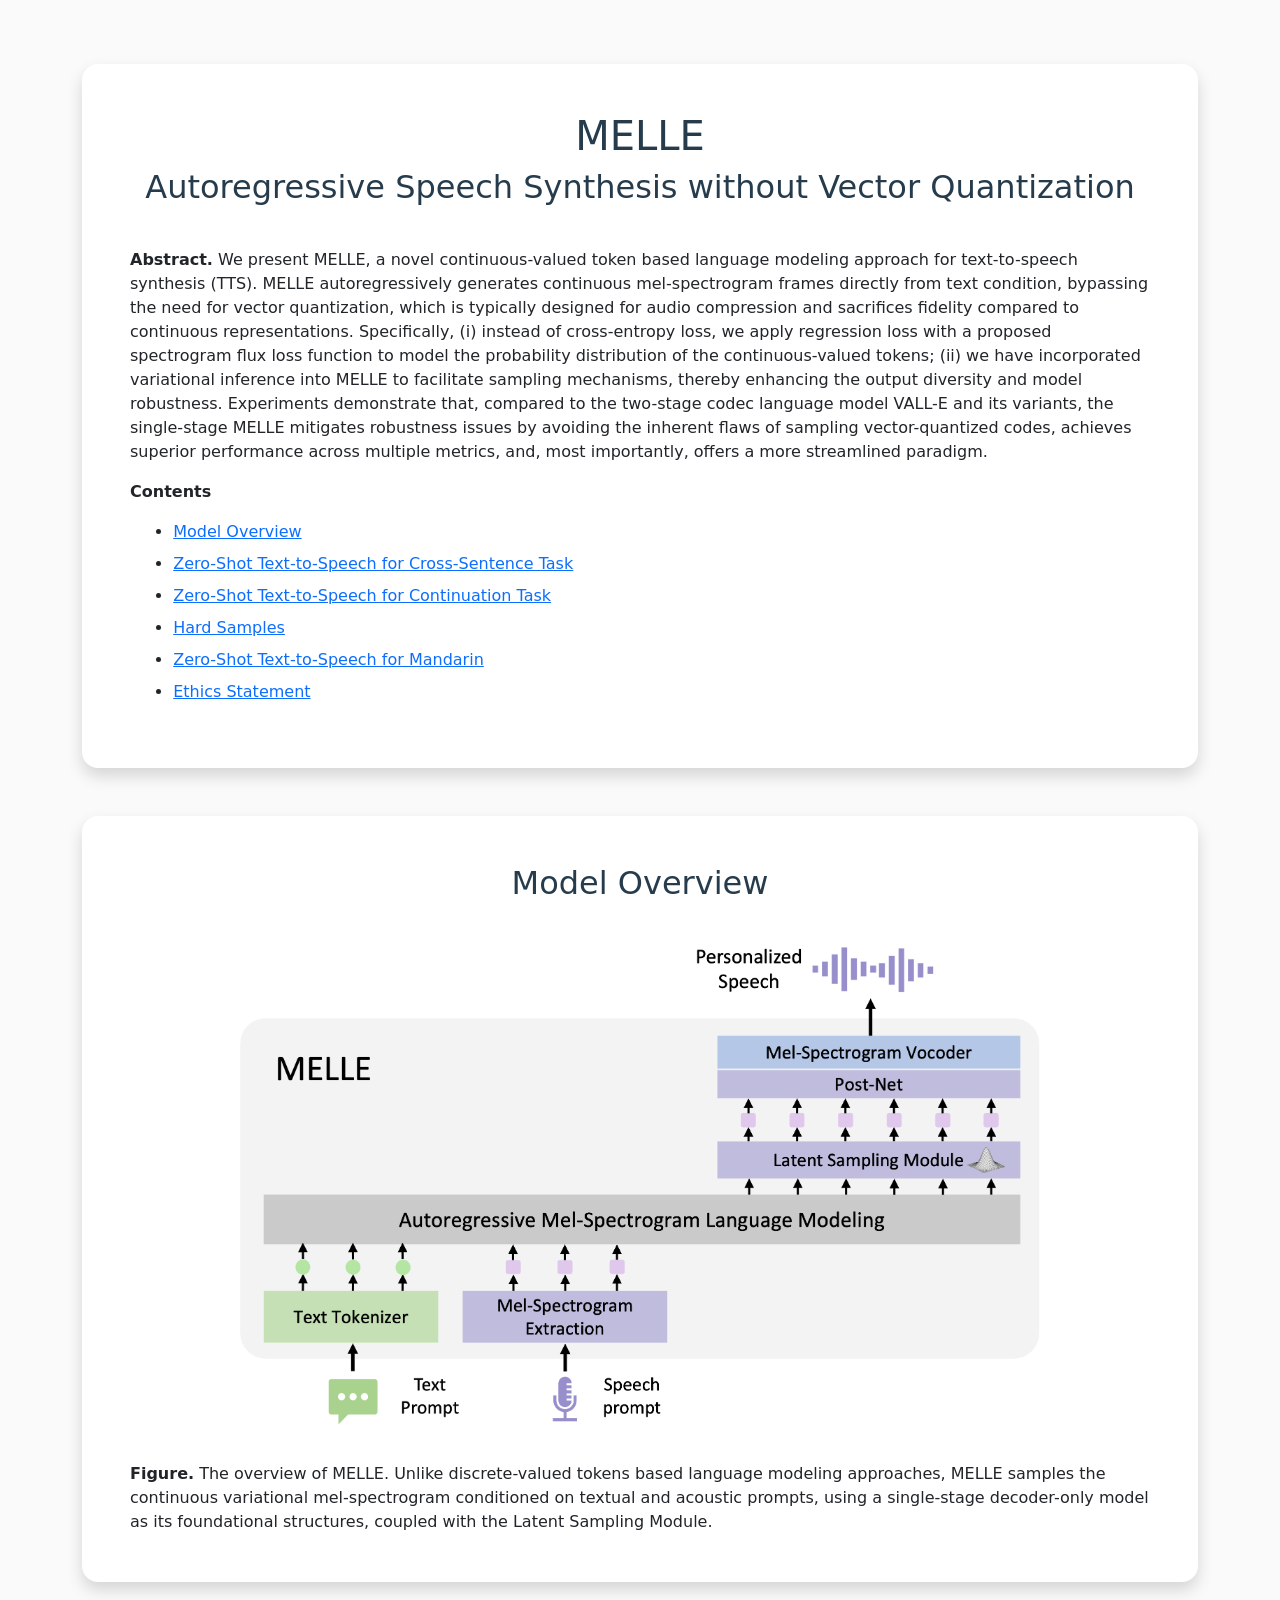
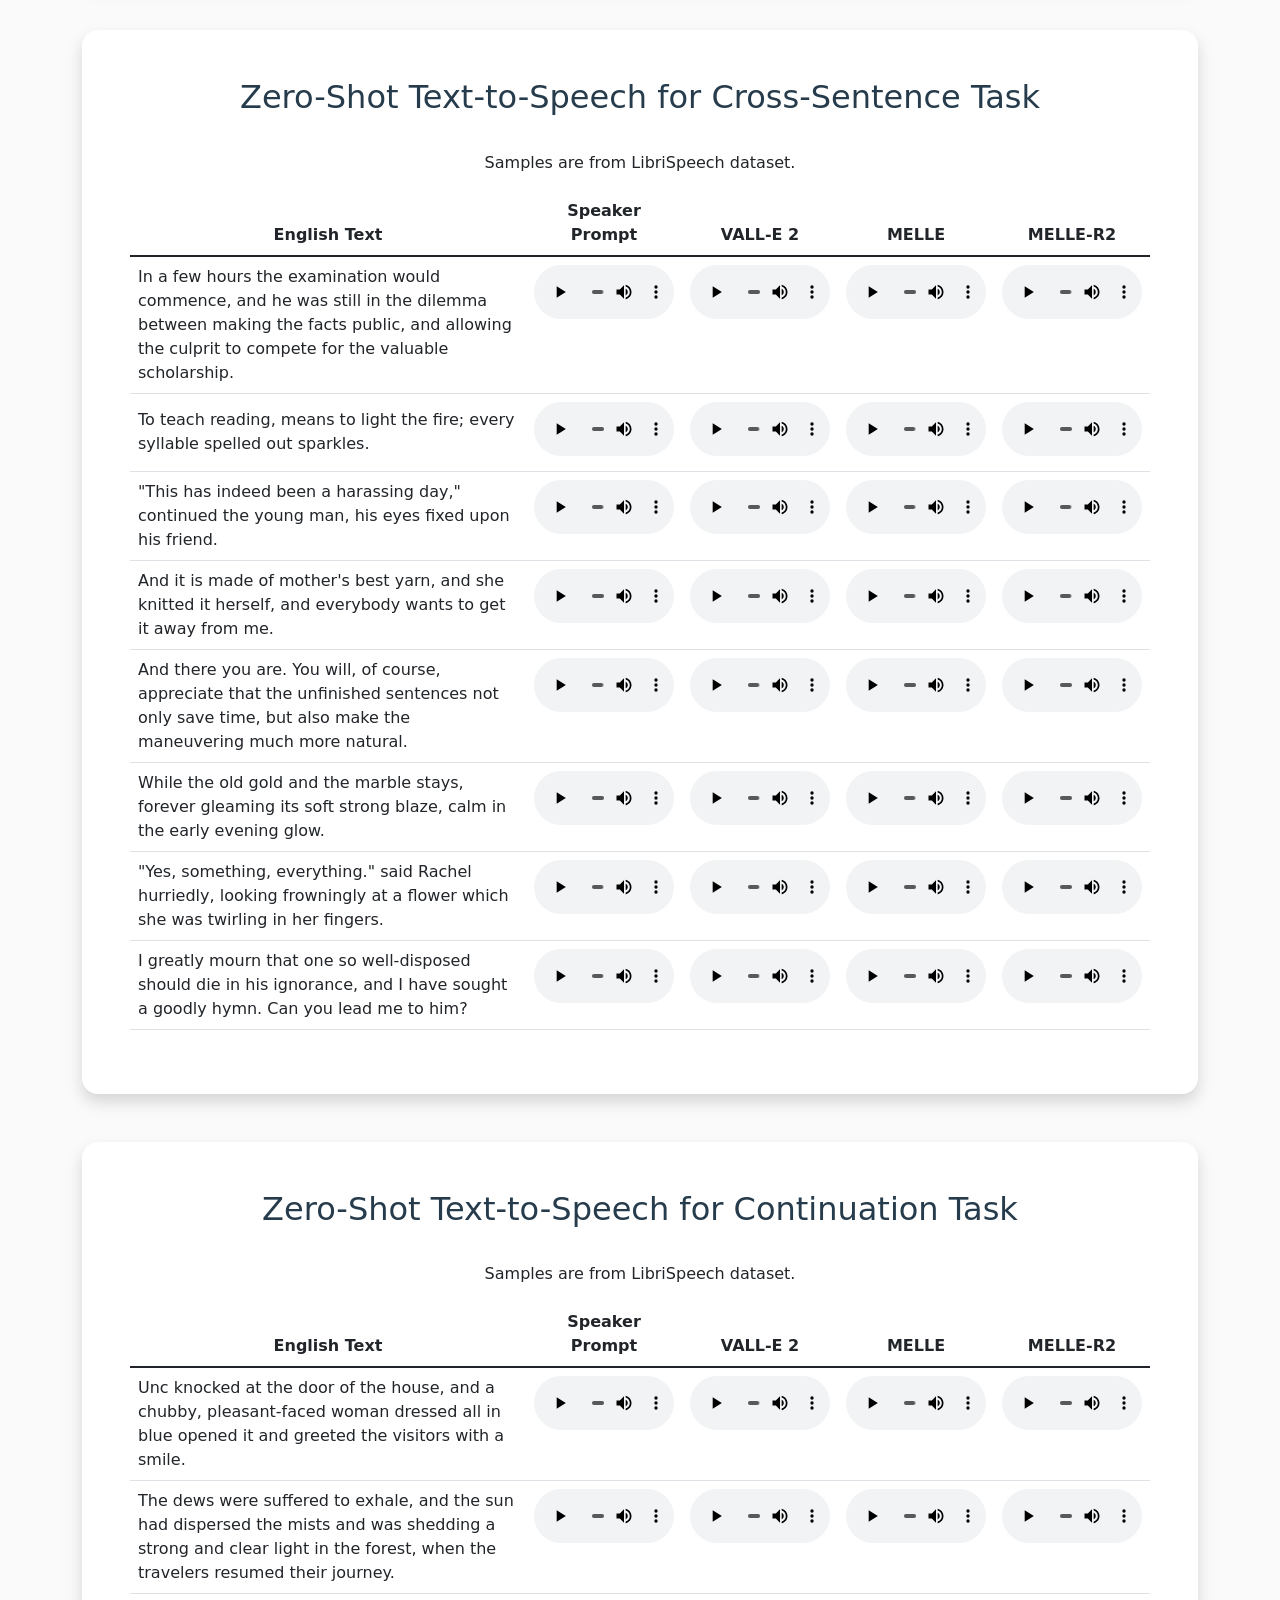
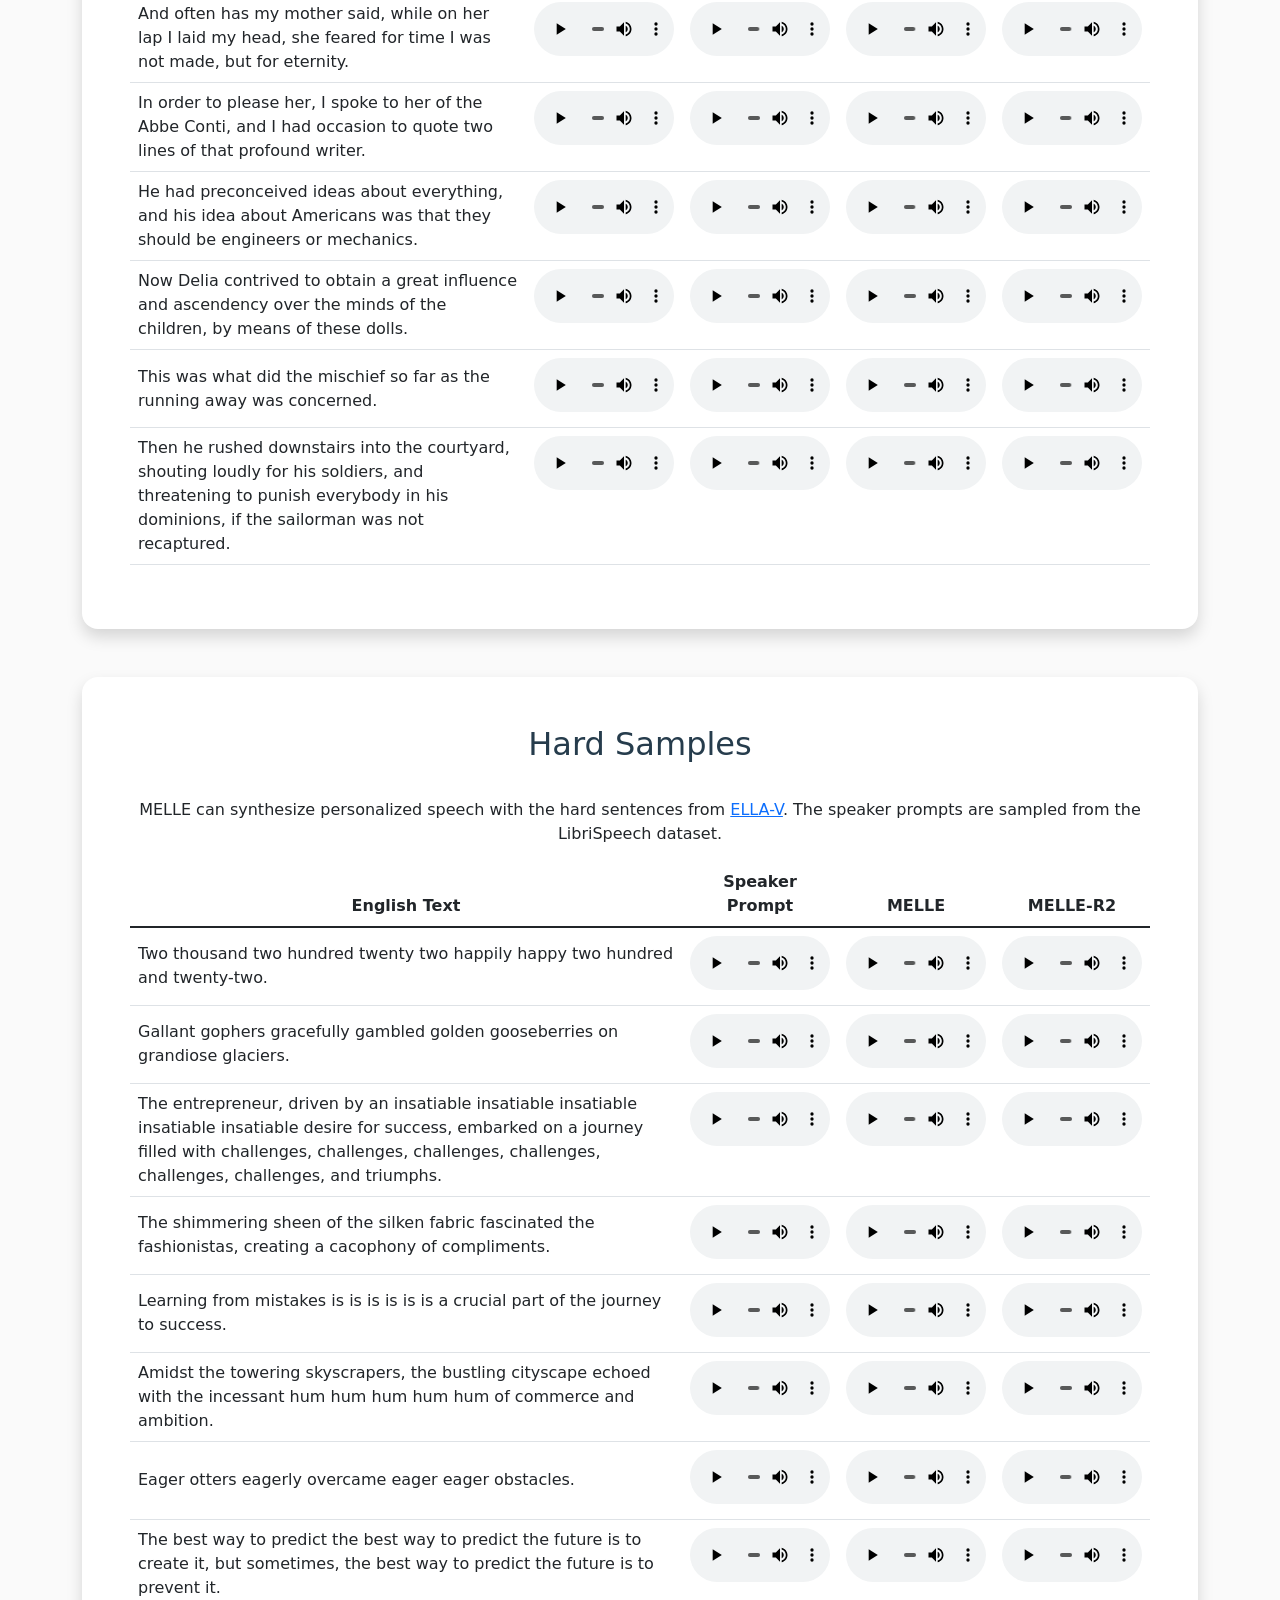
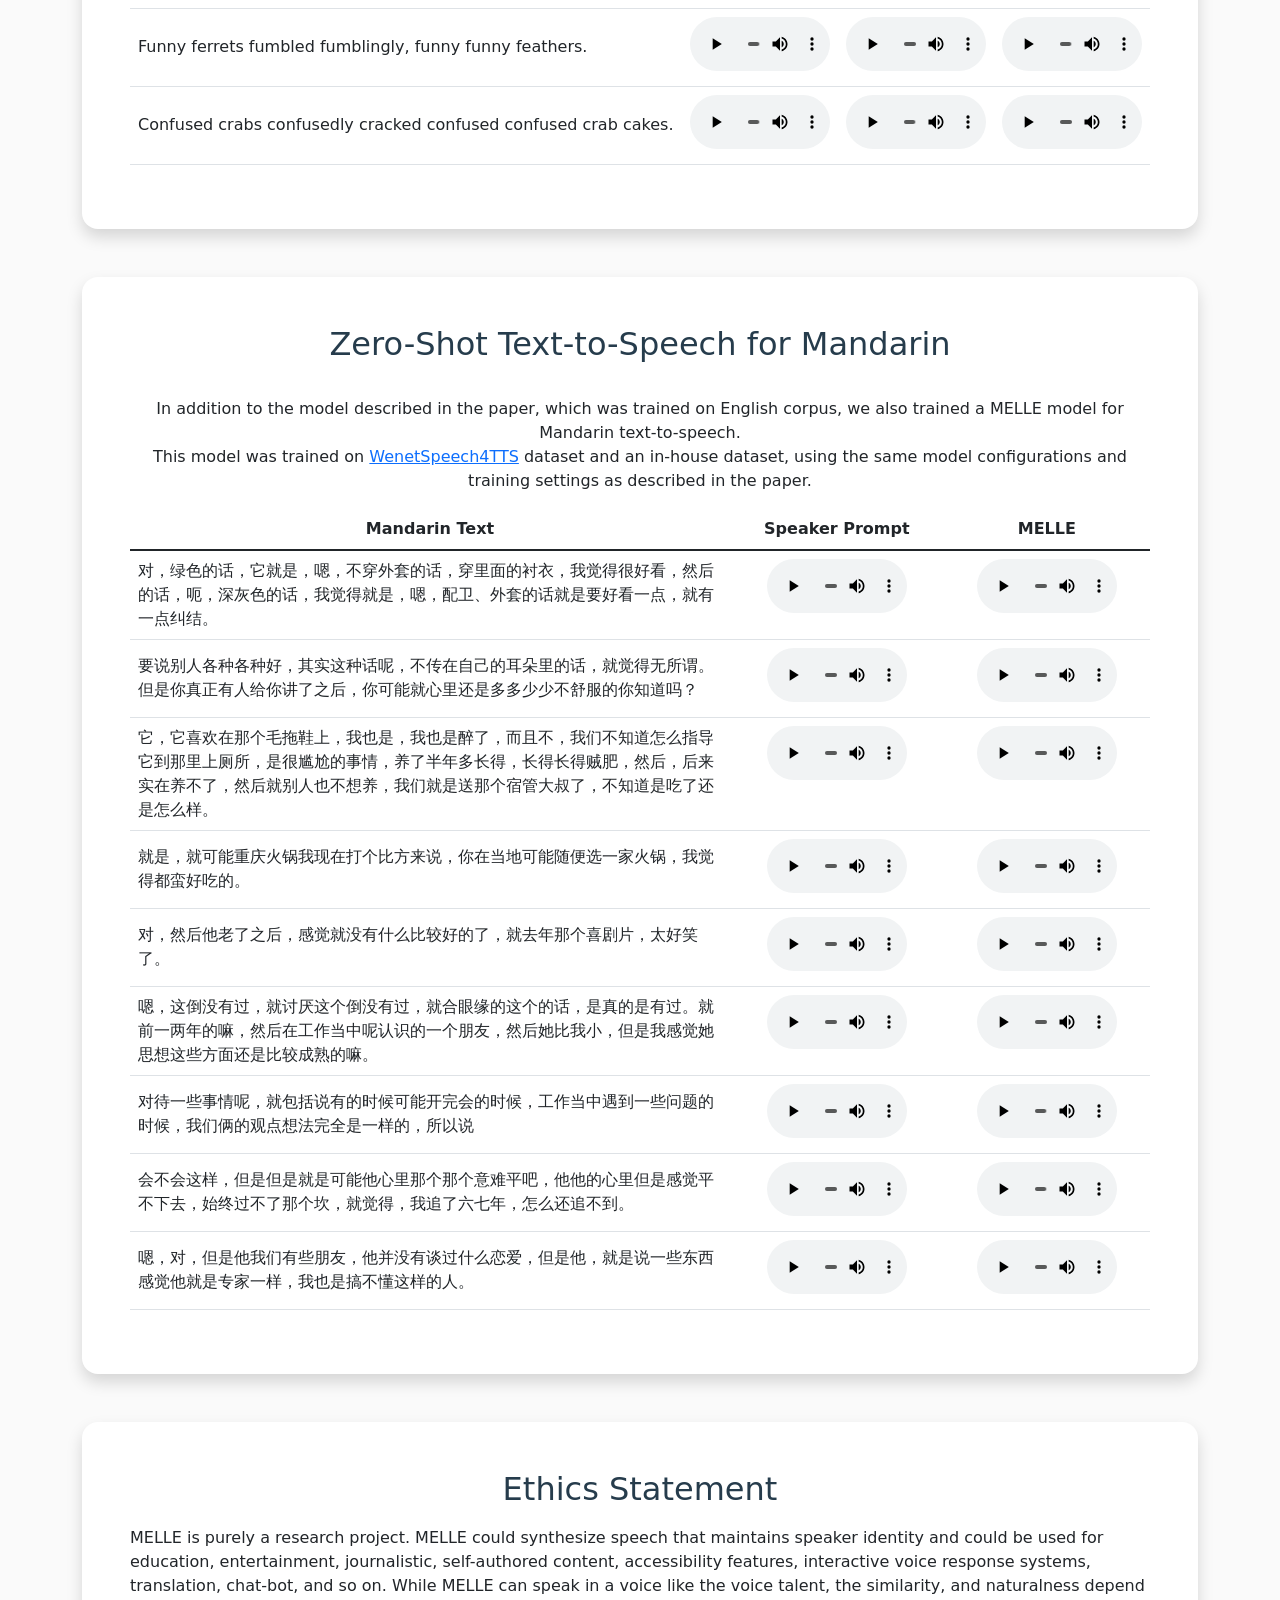
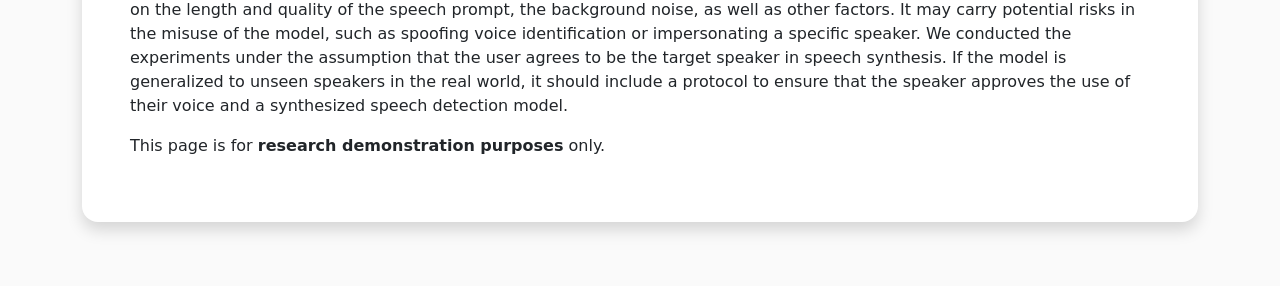
<file: index.html>
<!DOCTYPE html>
<html>

<head>
	<meta charset="utf-8">
	<meta name="generator" content="Hugo 0.88.1" />
	<meta name="viewport" content="width=device-width, initial-scale=1">
	<link href="https://fonts.googleapis.com/css?family=Roboto:300,400,700" rel="stylesheet" type="text/css">
	<link rel="stylesheet" href=""https://cdnjs.cloudflare.com/ajax/libs/highlight.js/8.4/styles/github.min.css">
	<link rel="stylesheet" href="css/custom.css">
	<link rel="stylesheet" href="css/normalize.css">

	<title>MELLE</title>
	<link href="css/bootstrap.min.css" rel="stylesheet">

</head>

<body data-new-gr-c-s-check-loaded="14.1091.0" data-gr-ext-installed="">

<div class="container" >
<header role="banner">
</header>
<main role="main">
<article itemscope itemtype="https://schema.org/BlogPosting">

<div class="container pt-5 mt-5 shadow p-5 mb-5 bg-white rounded">
	<div class="text-center">
	<h1>MELLE</h1>
	<h2>Autoregressive Speech Synthesis without Vector Quantization</h2>
        <!-- <h2></h2> -->
	<br>

	</div>
	<p>
        <b>Abstract.</b> 
			We present MELLE, a novel continuous-valued token based language modeling approach for text-to-speech synthesis (TTS).
			MELLE autoregressively generates continuous mel-spectrogram frames directly from text condition, bypassing the need for
			vector quantization, which is typically designed for audio compression and sacrifices fidelity compared to continuous
			representations. Specifically, (i) instead of cross-entropy loss, we apply regression loss with a proposed spectrogram
			flux loss function to model the probability distribution of the continuous-valued tokens; (ii) we have incorporated
			variational inference into MELLE to facilitate sampling mechanisms, thereby enhancing the output diversity and model
			robustness. Experiments demonstrate that, compared to the two-stage codec language model VALL-E and its variants, the
			single-stage MELLE mitigates robustness issues by avoiding the inherent flaws of sampling vector-quantized codes,
			achieves superior performance across multiple metrics, and, most importantly, offers a more streamlined paradigm.     </p>     

	<p>

		<!-- <br> <br> -->
	<b>Contents</b>
      <ul>
        <li><a href="#model-overview">Model Overview</a></li>
        <li><a href="#cross_infer">Zero-Shot Text-to-Speech for Cross-Sentence Task</a></li>
		<li><a href="#conti_infer">Zero-Shot Text-to-Speech for Continuation Task</a></li>
		<li><a href="#hard_samples">Hard Samples</a></li>
		<li><a href="#conti_mandarin">Zero-Shot Text-to-Speech for Mandarin</a></li>
        <li><a href="#Ethics-Statement">Ethics Statement</a></li>
      </ul>
	</p>   

	
</div>


<div class="container pt-5 mt-5 shadow p-5 mb-5 bg-white rounded">		
	<h2 id="model-overview" style="text-align: center;">Model Overview</h2>
	<body>
	<p style="text-align: center;">
		<img src="pics/melle-demo.png" height="500" width="800">
	</p>
	</body>
		<p style="width: 100%; margin: auto; ">
			<b>Figure.</b> 
			The overview of MELLE. Unlike discrete-valued tokens based language modeling approaches, MELLE samples the continuous variational mel-spectrogram conditioned on textual and acoustic prompts, using a single-stage decoder-only model as its foundational structures, coupled with the Latent Sampling Module. 
		</p>
</div>


<div class="container pt-5 mt-5 shadow p-5 mb-5 bg-white rounded">
	<h2 id="cross_infer" style="text-align: center;">Zero-Shot Text-to-Speech for Cross-Sentence Task</h2>

		<div class="table-responsive pt-3">
			<p style="text-align: center;">
			Samples are from LibriSpeech dataset. 
			</p>
			<table class="table table-hover pt-2">
			<thead>
			<tr>
				<th style="text-align: center">English Text</th>
				<th style="text-align: center">Speaker Prompt</th>
				<th style="text-align: center">VALL-E 2</th>
				<th style="text-align: center">MELLE</th>
				<th style="text-align: center">MELLE-R2</th>
			</tr>
			</thead>
			<tbody>
				<tr><td style="text-align: left;vertical-align:middle;width: 600px">In a few hours the examination would commence, and he was still in the dilemma between making the facts public, and allowing the culprit to compete for the valuable scholarship.</td>
				<td style="text-align: center"><audio controls="controls" style="width: 140px;"><source src="audios\cross_prompt_1580-141084-0023.wav" autoplay/>Your browser does not support the audio element.</audio></td>
				<td style="text-align: center"><audio controls="controls" style="width: 140px;"><source src="audios\cross_valle2_1580-141084-0023.wav" autoplay/>Your browser does not support the audio element.</audio></td>
				<td style="text-align: center"><audio controls="controls" style="width: 140px;"><source src="audios\cross_melle_1580-141084-0023.wav" autoplay/>Your browser does not support the audio element.</audio></td>
				<td style="text-align: center"><audio controls="controls" style="width: 140px;"><source src="audios\cross_melle-r2_1580-141084-0023.wav" autoplay/>Your browser does not support the audio element.</audio></td>
				</tr>			
				<tr><td style="text-align: left;vertical-align:middle;width: 600px">To teach reading, means to light the fire; every syllable spelled out sparkles.</td>
				<td style="text-align: center"><audio controls="controls" style="width: 140px;"><source src="audios\cross_prompt_4507-16021-0055.wav" autoplay/>Your browser does not support the audio element.</audio></td>
				<td style="text-align: center"><audio controls="controls" style="width: 140px;"><source src="audios\cross_valle2_4507-16021-0055.wav" autoplay/>Your browser does not support the audio element.</audio></td>
				<td style="text-align: center"><audio controls="controls" style="width: 140px;"><source src="audios\cross_melle_4507-16021-0055.wav" autoplay/>Your browser does not support the audio element.</audio></td>
				<td style="text-align: center"><audio controls="controls" style="width: 140px;"><source src="audios\cross_melle-r2_4507-16021-0055.wav" autoplay/>Your browser does not support the audio element.</audio></td>
				</tr>	
				<tr><td style="text-align: left;vertical-align:middle;width: 600px">"This has indeed been a harassing day," continued the young man, his eyes fixed upon his friend.</td>
				<td style="text-align: center"><audio controls="controls" style="width: 140px;"><source src="audios\cross_prompt_6930-75918-0006.wav" autoplay/>Your browser does not support the audio element.</audio></td>
				<td style="text-align: center"><audio controls="controls" style="width: 140px;"><source src="audios\cross_valle2_6930-75918-0006.wav" autoplay/>Your browser does not support the audio element.</audio></td>
				<td style="text-align: center"><audio controls="controls" style="width: 140px;"><source src="audios\cross_melle_6930-75918-0006.wav" autoplay/>Your browser does not support the audio element.</audio></td>
				<td style="text-align: center"><audio controls="controls" style="width: 140px;"><source src="audios\cross_melle-r2_6930-75918-0006.wav" autoplay/>Your browser does not support the audio element.</audio></td>
				</tr>
				<tr><td style="text-align: left;vertical-align:middle;width: 600px">And it is made of mother's best yarn, and she knitted it herself, and everybody wants to get it away from me.</td>
				<td style="text-align: center"><audio controls="controls" style="width: 140px;"><source src="audios\cross_prompt_7021-85628-0018.wav" autoplay/>Your browser does not support the audio element.</audio></td>
				<td style="text-align: center"><audio controls="controls" style="width: 140px;"><source src="audios\cross_valle2_7021-85628-0018.wav" autoplay/>Your browser does not support the audio element.</audio></td>
				<td style="text-align: center"><audio controls="controls" style="width: 140px;"><source src="audios\cross_melle_7021-85628-0018.wav" autoplay/>Your browser does not support the audio element.</audio></td>
				<td style="text-align: center"><audio controls="controls" style="width: 140px;"><source src="audios\cross_melle-r2_7021-85628-0018.wav" autoplay/>Your browser does not support the audio element.</audio></td>
				</tr>
				<tr><td style="text-align: left;vertical-align:middle;width: 600px">And there you are. You will, of course, appreciate that the unfinished sentences not only save time, but also make the maneuvering much more natural.</td>
				<td style="text-align: center"><audio controls="controls" style="width: 140px;"><source src="audios\cross_prompt_7176-92135-0031.wav" autoplay/>Your browser does not support the audio element.</audio></td>
				<td style="text-align: center"><audio controls="controls" style="width: 140px;"><source src="audios\cross_valle2_7176-92135-0031.wav" autoplay/>Your browser does not support the audio element.</audio></td>
				<td style="text-align: center"><audio controls="controls" style="width: 140px;"><source src="audios\cross_melle_7176-92135-0031.wav" autoplay/>Your browser does not support the audio element.</audio></td>
				<td style="text-align: center"><audio controls="controls" style="width: 140px;"><source src="audios\cross_melle-r2_7176-92135-0031.wav" autoplay/>Your browser does not support the audio element.</audio></td>
				</tr>
				<tr><td style="text-align: left;vertical-align:middle;width: 600px">While the old gold and the marble stays, forever gleaming its soft strong blaze, calm in the early evening glow.</td>
				<td style="text-align: center"><audio controls="controls" style="width: 140px;"><source src="audios\cross_prompt_8555-292519-0005.wav" autoplay/>Your browser does not support the audio element.</audio></td>
				<td style="text-align: center"><audio controls="controls" style="width: 140px;"><source src="audios\cross_valle2_8555-292519-0005.wav" autoplay/>Your browser does not support the audio element.</audio></td>
				<td style="text-align: center"><audio controls="controls" style="width: 140px;"><source src="audios\cross_melle_8555-292519-0005.wav" autoplay/>Your browser does not support the audio element.</audio></td>
				<td style="text-align: center"><audio controls="controls" style="width: 140px;"><source src="audios\cross_melle-r2_8555-292519-0005.wav" autoplay/>Your browser does not support the audio element.</audio></td>
				</tr>
				<tr><td style="text-align: left;vertical-align:middle;width: 600px">"Yes, something, everything." said Rachel hurriedly, looking frowningly at a flower which she was twirling in her fingers.</td>
				<td style="text-align: center"><audio controls="controls" style="width: 140px;"><source src="audios\cross_prompt_5683-32879-0014.wav" autoplay/>Your browser does not support the audio element.</audio></td>
				<td style="text-align: center"><audio controls="controls" style="width: 140px;"><source src="audios\cross_valle2_5683-32879-0014.wav" autoplay/>Your browser does not support the audio element.</audio></td>
				<td style="text-align: center"><audio controls="controls" style="width: 140px;"><source src="audios\cross_melle_5683-32879-0014.wav" autoplay/>Your browser does not support the audio element.</audio></td>
				<td style="text-align: center"><audio controls="controls" style="width: 140px;"><source src="audios\cross_melle-r2_5683-32879-0014.wav" autoplay/>Your browser does not support the audio element.</audio></td>
				</tr>
				<tr><td style="text-align: left;vertical-align:middle;width: 600px">I greatly mourn that one so well-disposed should die in his ignorance, and I have sought a goodly hymn. Can you lead me to him?</td>
				<td style="text-align: center"><audio controls="controls" style="width: 140px;"><source src="audios\cross_prompt_1320-122617-0009.wav" autoplay/>Your browser does not support the audio element.</audio></td>
				<td style="text-align: center"><audio controls="controls" style="width: 140px;"><source src="audios\cross_valle2_1320-122617-0009.wav" autoplay/>Your browser does not support the audio element.</audio></td>
				<td style="text-align: center"><audio controls="controls" style="width: 140px;"><source src="audios\cross_melle_1320-122617-0009.wav" autoplay/>Your browser does not support the audio element.</audio></td>
				<td style="text-align: center"><audio controls="controls" style="width: 140px;"><source src="audios\cross_melle-r2_1320-122617-0009.wav" autoplay/>Your browser does not support the audio element.</audio></td>
				</tr>
			</tbody>
			</table>
			
		</div>
</div>



<div class="container pt-5 mt-5 shadow p-5 mb-5 bg-white rounded">
	<h2 id="conti_infer" style="text-align: center;">Zero-Shot Text-to-Speech for Continuation Task</h2>

		<div class="table-responsive pt-3">
			<p style="text-align: center;">
			Samples are from LibriSpeech dataset.
			</p>
			<table class="table table-hover pt-2">
			<thead>
			<tr>
				<th style="text-align: center">English Text</th>
				<th style="text-align: center">Speaker Prompt</th>
				<th style="text-align: center">VALL-E 2</th>
				<th style="text-align: center">MELLE</th>
				<th style="text-align: center">MELLE-R2</th>

			</tr>
			</thead>
			<tbody>
				<tr><td style="text-align: left;vertical-align:middle;width: 600px">Unc knocked at the door of the house, and a chubby, pleasant-faced woman dressed all in blue opened it and greeted the visitors with a smile.</td>
				<td style="text-align: center"><audio controls="controls" style="width: 140px;"><source src="audios\continue_prompt_1284-1180-0010.wav" autoplay/>Your browser does not support the audio element.</audio></td>
				<td style="text-align: center"><audio controls="controls" style="width: 140px;"><source src="audios\continue_valle2_1284-1180-0010.wav" autoplay/>Your browser does not support the audio element.</audio></td>
				<td style="text-align: center"><audio controls="controls" style="width: 140px;"><source src="audios\continue_melle_1284-1180-0010.wav" autoplay/>Your browser does not support the audio element.</audio></td>
				<td style="text-align: center"><audio controls="controls" style="width: 140px;"><source src="audios\continue_melle-r2_1284-1180-0010.wav" autoplay/>Your browser does not support the audio element.</audio></td>
				</tr>
				<tr><td style="text-align: left;vertical-align:middle;width: 600px">The dews were suffered to exhale, and the sun had dispersed the mists and was shedding a strong and clear light in the forest, when the travelers resumed their journey.</td>
				<td style="text-align: center"><audio controls="controls" style="width: 140px;"><source src="audios\continue_prompt_1320-122612-0001.wav" autoplay/>Your browser does not support the audio element.</audio></td>
				<td style="text-align: center"><audio controls="controls" style="width: 140px;"><source src="audios\continue_valle2_1320-122612-0001.wav" autoplay/>Your browser does not support the audio element.</audio></td>
				<td style="text-align: center"><audio controls="controls" style="width: 140px;"><source src="audios\continue_melle_1320-122612-0001.wav" autoplay/>Your browser does not support the audio element.</audio></td>
				<td style="text-align: center"><audio controls="controls" style="width: 140px;"><source src="audios\continue_melle-r2_1320-122612-0001.wav" autoplay/>Your browser does not support the audio element.</audio></td>
				</tr>			
				<tr><td style="text-align: left;vertical-align:middle;width: 600px">And often has my mother said, while on her lap I laid my head, she feared for time I was not made, but for eternity.</td>
				<td style="text-align: center"><audio controls="controls" style="width: 140px;"><source src="audios\continue_prompt_3575-170457-0000.wav" autoplay/>Your browser does not support the audio element.</audio></td>
				<td style="text-align: center"><audio controls="controls" style="width: 140px;"><source src="audios\continue_valle2_3575-170457-0000.wav" autoplay/>Your browser does not support the audio element.</audio></td>
				<td style="text-align: center"><audio controls="controls" style="width: 140px;"><source src="audios\continue_melle_3575-170457-0000.wav" autoplay/>Your browser does not support the audio element.</audio></td>
				<td style="text-align: center"><audio controls="controls" style="width: 140px;"><source src="audios\continue_melle-r2_3575-170457-0000.wav" autoplay/>Your browser does not support the audio element.</audio></td>
				</tr>	
				<tr><td style="text-align: left;vertical-align:middle;width: 600px">In order to please her, I spoke to her of the Abbe Conti, and I had occasion to quote two lines of that profound writer.</td>
				<td style="text-align: center"><audio controls="controls" style="width: 140px;"><source src="audios\continue_prompt_3729-6852-0002.wav" autoplay/>Your browser does not support the audio element.</audio></td>
				<td style="text-align: center"><audio controls="controls" style="width: 140px;"><source src="audios\continue_valle2_3729-6852-0002.wav" autoplay/>Your browser does not support the audio element.</audio></td>
				<td style="text-align: center"><audio controls="controls" style="width: 140px;"><source src="audios\continue_melle_3729-6852-0002.wav" autoplay/>Your browser does not support the audio element.</audio></td>
				<td style="text-align: center"><audio controls="controls" style="width: 140px;"><source src="audios\continue_melle-r2_3729-6852-0002.wav" autoplay/>Your browser does not support the audio element.</audio></td>
				</tr>
				<tr><td style="text-align: left;vertical-align:middle;width: 600px">He had preconceived ideas about everything, and his idea about Americans was that they should be engineers or mechanics.</td>
				<td style="text-align: center"><audio controls="controls" style="width: 140px;"><source src="audios\continue_prompt_4446-2271-0001.wav" autoplay/>Your browser does not support the audio element.</audio></td>
				<td style="text-align: center"><audio controls="controls" style="width: 140px;"><source src="audios\continue_valle2_4446-2271-0001.wav" autoplay/>Your browser does not support the audio element.</audio></td>
				<td style="text-align: center"><audio controls="controls" style="width: 140px;"><source src="audios\continue_melle_4446-2271-0001.wav" autoplay/>Your browser does not support the audio element.</audio></td>
				<td style="text-align: center"><audio controls="controls" style="width: 140px;"><source src="audios\continue_melle-r2_4446-2271-0001.wav" autoplay/>Your browser does not support the audio element.</audio></td>
				</tr>
				<tr><td style="text-align: left;vertical-align:middle;width: 600px">Now Delia contrived to obtain a great influence and ascendency over the minds of the children, by means of these dolls.</td>
				<td style="text-align: center"><audio controls="controls" style="width: 140px;"><source src="audios\continue_prompt_7021-79740-0002.wav" autoplay/>Your browser does not support the audio element.</audio></td>
				<td style="text-align: center"><audio controls="controls" style="width: 140px;"><source src="audios\continue_valle2_7021-79740-0002.wav" autoplay/>Your browser does not support the audio element.</audio></td>
				<td style="text-align: center"><audio controls="controls" style="width: 140px;"><source src="audios\continue_melle_7021-79740-0002.wav" autoplay/>Your browser does not support the audio element.</audio></td>
				<td style="text-align: center"><audio controls="controls" style="width: 140px;"><source src="audios\continue_melle-r2_7021-79740-0002.wav" autoplay/>Your browser does not support the audio element.</audio></td>
				</tr>
				<tr><td style="text-align: left;vertical-align:middle;width: 600px">This was what did the mischief so far as the running away was concerned.</td>
				<td style="text-align: center"><audio controls="controls" style="width: 140px;"><source src="audios\continue_prompt_8463-287645-0000.wav" autoplay/>Your browser does not support the audio element.</audio></td>
				<td style="text-align: center"><audio controls="controls" style="width: 140px;"><source src="audios\continue_valle2_8463-287645-0000.wav" autoplay/>Your browser does not support the audio element.</audio></td>
				<td style="text-align: center"><audio controls="controls" style="width: 140px;"><source src="audios\continue_melle_8463-287645-0000.wav" autoplay/>Your browser does not support the audio element.</audio></td>
				<td style="text-align: center"><audio controls="controls" style="width: 140px;"><source src="audios\continue_melle-r2_8463-287645-0000.wav" autoplay/>Your browser does not support the audio element.</audio></td>
				</tr>
				<tr><td style="text-align: left;vertical-align:middle;width: 600px">Then he rushed downstairs into the courtyard, shouting loudly for his soldiers, and threatening to punish everybody in his dominions, if the sailorman was not recaptured.</td>
				<td style="text-align: center"><audio controls="controls" style="width: 140px;"><source src="audios\continue_prompt_8555-284447-0000.wav" autoplay/>Your browser does not support the audio element.</audio></td>
				<td style="text-align: center"><audio controls="controls" style="width: 140px;"><source src="audios\continue_valle2_8555-284447-0000.wav" autoplay/>Your browser does not support the audio element.</audio></td>
				<td style="text-align: center"><audio controls="controls" style="width: 140px;"><source src="audios\continue_melle_8555-284447-0000.wav" autoplay/>Your browser does not support the audio element.</audio></td>
				<td style="text-align: center"><audio controls="controls" style="width: 140px;"><source src="audios\continue_melle-r2_8555-284447-0000.wav" autoplay/>Your browser does not support the audio element.</audio></td>
				</tr>

			</tbody>
			</table>
			
		</div>
</div>


<div class="container pt-5 mt-5 shadow p-5 mb-5 bg-white rounded">
	<h2 id="hard_samples" style="text-align: center;">Hard Samples</h2>

		<div class="table-responsive pt-3">
			<p style="text-align: center;">
			MELLE can synthesize personalized speech with the hard sentences from <a href="https://ereboas.github.io/ELLAV/" target="_blank">ELLA-V</a>. The speaker prompts are sampled from the LibriSpeech dataset. 
			</p>
			<table class="table table-hover pt-2">
			<thead>
			<tr>
				<th style="text-align: center">English Text</th>
				<th style="text-align: center">Speaker Prompt</th>
				<th style="text-align: center">MELLE</th>
				<th style="text-align: center">MELLE-R2</th>
			</tr>
			</thead>
			<tbody>
				<tr><td style="text-align: left;vertical-align:middle;width: 600px">Two thousand two hundred twenty two happily happy two hundred and twenty-two.</td>
				<td style="text-align: center"><audio controls="controls" style="width: 140px;"><source src="audios\hard_prompt_61-70970-0040.wav" autoplay/>Your browser does not support the audio element.</audio></td>
				<td style="text-align: center"><audio controls="controls" style="width: 140px;"><source src="audios\hard_melle_61-70970-0040.wav" autoplay/>Your browser does not support the audio element.</audio></td>
				<td style="text-align: center"><audio controls="controls" style="width: 140px;"><source src="audios\hard_melle-r2_61-70970-0040.wav" autoplay/>Your browser does not support the audio element.</audio></td>
				</tr>
				<tr><td style="text-align: left;vertical-align:middle;width: 600px">Gallant gophers gracefully gambled golden gooseberries on grandiose glaciers.</td>
				<td style="text-align: center"><audio controls="controls" style="width: 140px;"><source src="audios\hard_prompt_121-121726-0004.wav" autoplay/>Your browser does not support the audio element.</audio></td>
				<td style="text-align: center"><audio controls="controls" style="width: 140px;"><source src="audios\hard_melle_121-121726-0004.wav" autoplay/>Your browser does not support the audio element.</audio></td>
				<td style="text-align: center"><audio controls="controls" style="width: 140px;"><source src="audios\hard_melle-r2_121-121726-0004.wav" autoplay/>Your browser does not support the audio element.</audio></td>
				</tr>			
				<tr><td style="text-align: left;vertical-align:middle;width: 600px">The entrepreneur, driven by an insatiable insatiable insatiable insatiable insatiable desire for success, embarked on a journey filled with challenges, challenges, challenges, challenges, challenges, challenges, and triumphs.</td>
				<td style="text-align: center"><audio controls="controls" style="width: 140px;"><source src="audios\hard_prompt_908-157963-0018.wav" autoplay/>Your browser does not support the audio element.</audio></td>
				<td style="text-align: center"><audio controls="controls" style="width: 140px;"><source src="audios\hard_melle_908-157963-0018.wav" autoplay/>Your browser does not support the audio element.</audio></td>
				<td style="text-align: center"><audio controls="controls" style="width: 140px;"><source src="audios\hard_melle-r2_908-157963-0018.wav" autoplay/>Your browser does not support the audio element.</audio></td>
				</tr>	
				<tr><td style="text-align: left;vertical-align:middle;width: 600px">The shimmering sheen of the silken fabric fascinated the fashionistas, creating a cacophony of compliments.</td>
				<td style="text-align: center"><audio controls="controls" style="width: 140px;"><source src="audios\hard_prompt_1284-1180-0011.wav" autoplay/>Your browser does not support the audio element.</audio></td>
				<td style="text-align: center"><audio controls="controls" style="width: 140px;"><source src="audios\hard_melle_1284-1180-0011.wav" autoplay/>Your browser does not support the audio element.</audio></td>
				<td style="text-align: center"><audio controls="controls" style="width: 140px;"><source src="audios\hard_melle-r2_1284-1180-0011.wav" autoplay/>Your browser does not support the audio element.</audio></td>
				</tr>
				<tr><td style="text-align: left;vertical-align:middle;width: 600px">Learning from mistakes is is is is is is a crucial part of the journey to success.</td>
				<td style="text-align: center"><audio controls="controls" style="width: 140px;"><source src="audios\hard_prompt_1580-141083-0008.wav" autoplay/>Your browser does not support the audio element.</audio></td>
				<td style="text-align: center"><audio controls="controls" style="width: 140px;"><source src="audios\hard_melle_1580-141083-0008.wav" autoplay/>Your browser does not support the audio element.</audio></td>
				<td style="text-align: center"><audio controls="controls" style="width: 140px;"><source src="audios\hard_melle-r2_1580-141083-0008.wav" autoplay/>Your browser does not support the audio element.</audio></td>
				</tr>
				<tr><td style="text-align: left;vertical-align:middle;width: 600px">Amidst the towering skyscrapers, the bustling cityscape echoed with the incessant hum hum hum hum hum of commerce and ambition.</td>
				<td style="text-align: center"><audio controls="controls" style="width: 140px;"><source src="audios\hard_prompt_3575-170457-0021.wav" autoplay/>Your browser does not support the audio element.</audio></td>
				<td style="text-align: center"><audio controls="controls" style="width: 140px;"><source src="audios\hard_melle_3575-170457-0021.wav" autoplay/>Your browser does not support the audio element.</audio></td>
				<td style="text-align: center"><audio controls="controls" style="width: 140px;"><source src="audios\hard_melle-r2_3575-170457-0021.wav" autoplay/>Your browser does not support the audio element.</audio></td>
				</tr>
				<tr><td style="text-align: left;vertical-align:middle;width: 600px">Eager otters eagerly overcame eager eager obstacles.</td>
				<td style="text-align: center"><audio controls="controls" style="width: 140px;"><source src="audios\hard_prompt_4446-2275-0008.wav" autoplay/>Your browser does not support the audio element.</audio></td>
				<td style="text-align: center"><audio controls="controls" style="width: 140px;"><source src="audios\hard_melle_4446-2275-0008.wav" autoplay/>Your browser does not support the audio element.</audio></td>
				<td style="text-align: center"><audio controls="controls" style="width: 140px;"><source src="audios\hard_melle-r2_4446-2275-0008.wav" autoplay/>Your browser does not support the audio element.</audio></td>
				</tr>
				<tr><td style="text-align: left;vertical-align:middle;width: 600px">The best way to predict the best way to predict the future is to create it, but sometimes, the best way to predict the future is to prevent it.</td>
				<td style="text-align: center"><audio controls="controls" style="width: 140px;"><source src="audios\hard_prompt_4507-16021-0054.wav" autoplay/>Your browser does not support the audio element.</audio></td>
				<td style="text-align: center"><audio controls="controls" style="width: 140px;"><source src="audios\hard_melle_4507-16021-0054.wav" autoplay/>Your browser does not support the audio element.</audio></td>
				<td style="text-align: center"><audio controls="controls" style="width: 140px;"><source src="audios\hard_melle-r2_4507-16021-0054.wav" autoplay/>Your browser does not support the audio element.</audio></td>
				</tr>
				<tr><td style="text-align: left;vertical-align:middle;width: 600px">Funny ferrets fumbled fumblingly, funny funny feathers.</td>
				<td style="text-align: center"><audio controls="controls" style="width: 140px;"><source src="audios\hard_prompt_5683-32866-0007.wav" autoplay/>Your browser does not support the audio element.</audio></td>
				<td style="text-align: center"><audio controls="controls" style="width: 140px;"><source src="audios\hard_melle_5683-32866-0007.wav" autoplay/>Your browser does not support the audio element.</audio></td>
				<td style="text-align: center"><audio controls="controls" style="width: 140px;"><source src="audios\hard_melle-r2_5683-32866-0007.wav" autoplay/>Your browser does not support the audio element.</audio></td>
				</tr>
				<tr><td style="text-align: left;vertical-align:middle;width: 600px">Confused crabs confusedly cracked confused confused crab cakes.</td>
				<td style="text-align: center"><audio controls="controls" style="width: 140px;"><source src="audios\hard_prompt_6829-68769-0022.wav" autoplay/>Your browser does not support the audio element.</audio></td>
				<td style="text-align: center"><audio controls="controls" style="width: 140px;"><source src="audios\hard_melle_6829-68769-0022.wav" autoplay/>Your browser does not support the audio element.</audio></td>
				<td style="text-align: center"><audio controls="controls" style="width: 140px;"><source src="audios\hard_melle-r2_6829-68769-0022.wav" autoplay/>Your browser does not support the audio element.</audio></td>
				</tr>
			</tbody>
			</table>
		</div>
</div>

<div class="container pt-5 mt-5 shadow p-5 mb-5 bg-white rounded">
	<h2 id="conti_mandarin" style="text-align: center;">Zero-Shot Text-to-Speech for Mandarin</h2>

		<div class="table-responsive pt-3">
			<p style="text-align: center;">
			In addition to the model described in the paper, which was trained on English corpus, we also trained a MELLE model for Mandarin text-to-speech. <br>
			This model was trained on <a href="https://huggingface.co/datasets/Wenetspeech4TTS/WenetSpeech4TTS" target="_blank">WenetSpeech4TTS</a> dataset and an in-house dataset, 
			using the same model configurations and training settings as described in the paper.
			</p>
			<table class="table table-hover pt-2">
			<thead>
			<tr>
				<th style="text-align: center">Mandarin Text</th>
				<th style="text-align: center">Speaker Prompt</th>
				<th style="text-align: center">MELLE</th>
			</tr>
			</thead>
			<tbody>
				<tr><td style="text-align: left;vertical-align:middle;width: 600px">对，绿色的话，它就是，嗯，不穿外套的话，穿里面的衬衣，我觉得很好看，然后的话，呃，深灰色的话，我觉得就是，嗯，配卫、外套的话就是要好看一点，就有一点纠结。</td>
				<td style="text-align: center"><audio controls="controls" style="width: 140px;"><source src="audios\mandarin_prompt_6.wav" autoplay/>Your browser does not support the audio element.</audio></td>
				<td style="text-align: center"><audio controls="controls" style="width: 140px;"><source src="audios\mandarin_melle_6.wav" autoplay/>Your browser does not support the audio element.</audio></td>
				</tr>
				<tr><td style="text-align: left;vertical-align:middle;width: 600px">要说别人各种各种好，其实这种话呢，不传在自己的耳朵里的话，就觉得无所谓。但是你真正有人给你讲了之后，你可能就心里还是多多少少不舒服的你知道吗？</td>
				<td style="text-align: center"><audio controls="controls" style="width: 140px;"><source src="audios\mandarin_prompt_1.wav" autoplay/>Your browser does not support the audio element.</audio></td>
				<td style="text-align: center"><audio controls="controls" style="width: 140px;"><source src="audios\mandarin_melle_1.wav" autoplay/>Your browser does not support the audio element.</audio></td>
				</tr>
				<tr><td style="text-align: left;vertical-align:middle;width: 600px">它，它喜欢在那个毛拖鞋上，我也是，我也是醉了，而且不，我们不知道怎么指导它到那里上厕所，是很尴尬的事情，养了半年多长得，长得长得贼肥，然后，后来实在养不了，然后就别人也不想养，我们就是送那个宿管大叔了，不知道是吃了还是怎么样。</td>
				<td style="text-align: center"><audio controls="controls" style="width: 140px;"><source src="audios\mandarin_prompt_9.wav" autoplay/>Your browser does not support the audio element.</audio></td>
				<td style="text-align: center"><audio controls="controls" style="width: 140px;"><source src="audios\mandarin_melle_9.wav" autoplay/>Your browser does not support the audio element.</audio></td>
				</tr>
				<tr><td style="text-align: left;vertical-align:middle;width: 600px">就是，就可能重庆火锅我现在打个比方来说，你在当地可能随便选一家火锅，我觉得都蛮好吃的。</td>
				<td style="text-align: center"><audio controls="controls" style="width: 140px;"><source src="audios\mandarin_prompt_2.wav" autoplay/>Your browser does not support the audio element.</audio></td>
				<td style="text-align: center"><audio controls="controls" style="width: 140px;"><source src="audios\mandarin_melle_2.wav" autoplay/>Your browser does not support the audio element.</audio></td>
				</tr>
				<tr><td style="text-align: left;vertical-align:middle;width: 600px">对，然后他老了之后，感觉就没有什么比较好的了，就去年那个喜剧片，太好笑了。</td>
				<td style="text-align: center"><audio controls="controls" style="width: 140px;"><source src="audios\mandarin_prompt_3.wav" autoplay/>Your browser does not support the audio element.</audio></td>
				<td style="text-align: center"><audio controls="controls" style="width: 140px;"><source src="audios\mandarin_melle_3.wav" autoplay/>Your browser does not support the audio element.</audio></td>
				</tr>
				<tr><td style="text-align: left;vertical-align:middle;width: 600px">嗯，这倒没有过，就讨厌这个倒没有过，就合眼缘的这个的话，是真的是有过。就前一两年的嘛，然后在工作当中呢认识的一个朋友，然后她比我小，但是我感觉她思想这些方面还是比较成熟的嘛。</td>
				<td style="text-align: center"><audio controls="controls" style="width: 140px;"><source src="audios\mandarin_prompt_4.wav" autoplay/>Your browser does not support the audio element.</audio></td>
				<td style="text-align: center"><audio controls="controls" style="width: 140px;"><source src="audios\mandarin_melle_4.wav" autoplay/>Your browser does not support the audio element.</audio></td>
				</tr>
				<tr><td style="text-align: left;vertical-align:middle;width: 600px">对待一些事情呢，就包括说有的时候可能开完会的时候，工作当中遇到一些问题的时候，我们俩的观点想法完全是一样的，所以说</td>
				<td style="text-align: center"><audio controls="controls" style="width: 140px;"><source src="audios\mandarin_prompt_5.wav" autoplay/>Your browser does not support the audio element.</audio></td>
				<td style="text-align: center"><audio controls="controls" style="width: 140px;"><source src="audios\mandarin_melle_5.wav" autoplay/>Your browser does not support the audio element.</audio></td>
				</tr>
				<tr><td style="text-align: left;vertical-align:middle;width: 600px">会不会这样，但是但是就是可能他心里那个那个意难平吧，他他的心里但是感觉平不下去，始终过不了那个坎，就觉得，我追了六七年，怎么还追不到。</td>
				<td style="text-align: center"><audio controls="controls" style="width: 140px;"><source src="audios\mandarin_prompt_7.wav" autoplay/>Your browser does not support the audio element.</audio></td>
				<td style="text-align: center"><audio controls="controls" style="width: 140px;"><source src="audios\mandarin_melle_7.wav" autoplay/>Your browser does not support the audio element.</audio></td>
				</tr>
				<tr><td style="text-align: left;vertical-align:middle;width: 600px">嗯，对，但是他我们有些朋友，他并没有谈过什么恋爱，但是他，就是说一些东西感觉他就是专家一样，我也是搞不懂这样的人。</td>
				<td style="text-align: center"><audio controls="controls" style="width: 140px;"><source src="audios\mandarin_prompt_8.wav" autoplay/>Your browser does not support the audio element.</audio></td>
				<td style="text-align: center"><audio controls="controls" style="width: 140px;"><source src="audios\mandarin_melle_8.wav" autoplay/>Your browser does not support the audio element.</audio></td>
				</tr>
			</tbody>
			</table>			
		</div>
</div>

<div class="container pt-5 mt-5 shadow p-5 mb-5 bg-white rounded">		
	<h2 id="Ethics-Statement" style="text-align: center;">Ethics Statement</h2>
	<p>
		MELLE is purely a research project. MELLE could synthesize speech that maintains speaker identity and could be used for
		education, entertainment, journalistic, self-authored content, accessibility features, interactive voice response
		systems, translation, chat-bot, and so on. While MELLE can speak in a voice like the voice talent, the similarity, and
		naturalness depend on the length and quality of the speech prompt, the background noise, as well as other factors. It
		may carry potential risks in the misuse of the model, such as spoofing voice identification or impersonating a specific
		speaker. We conducted the experiments under the assumption that the user agrees to be the target speaker in speech
		synthesis. If the model is generalized to unseen speakers in the real world, it should include a protocol to ensure that
		the speaker approves the use of their voice and a synthesized speech detection model.
 
		<p>This page is for <b>research demonstration purposes</b> only.</p>

	</p>
</div>
 
</article>
</main>
</div>

</body>
</html>
</file>
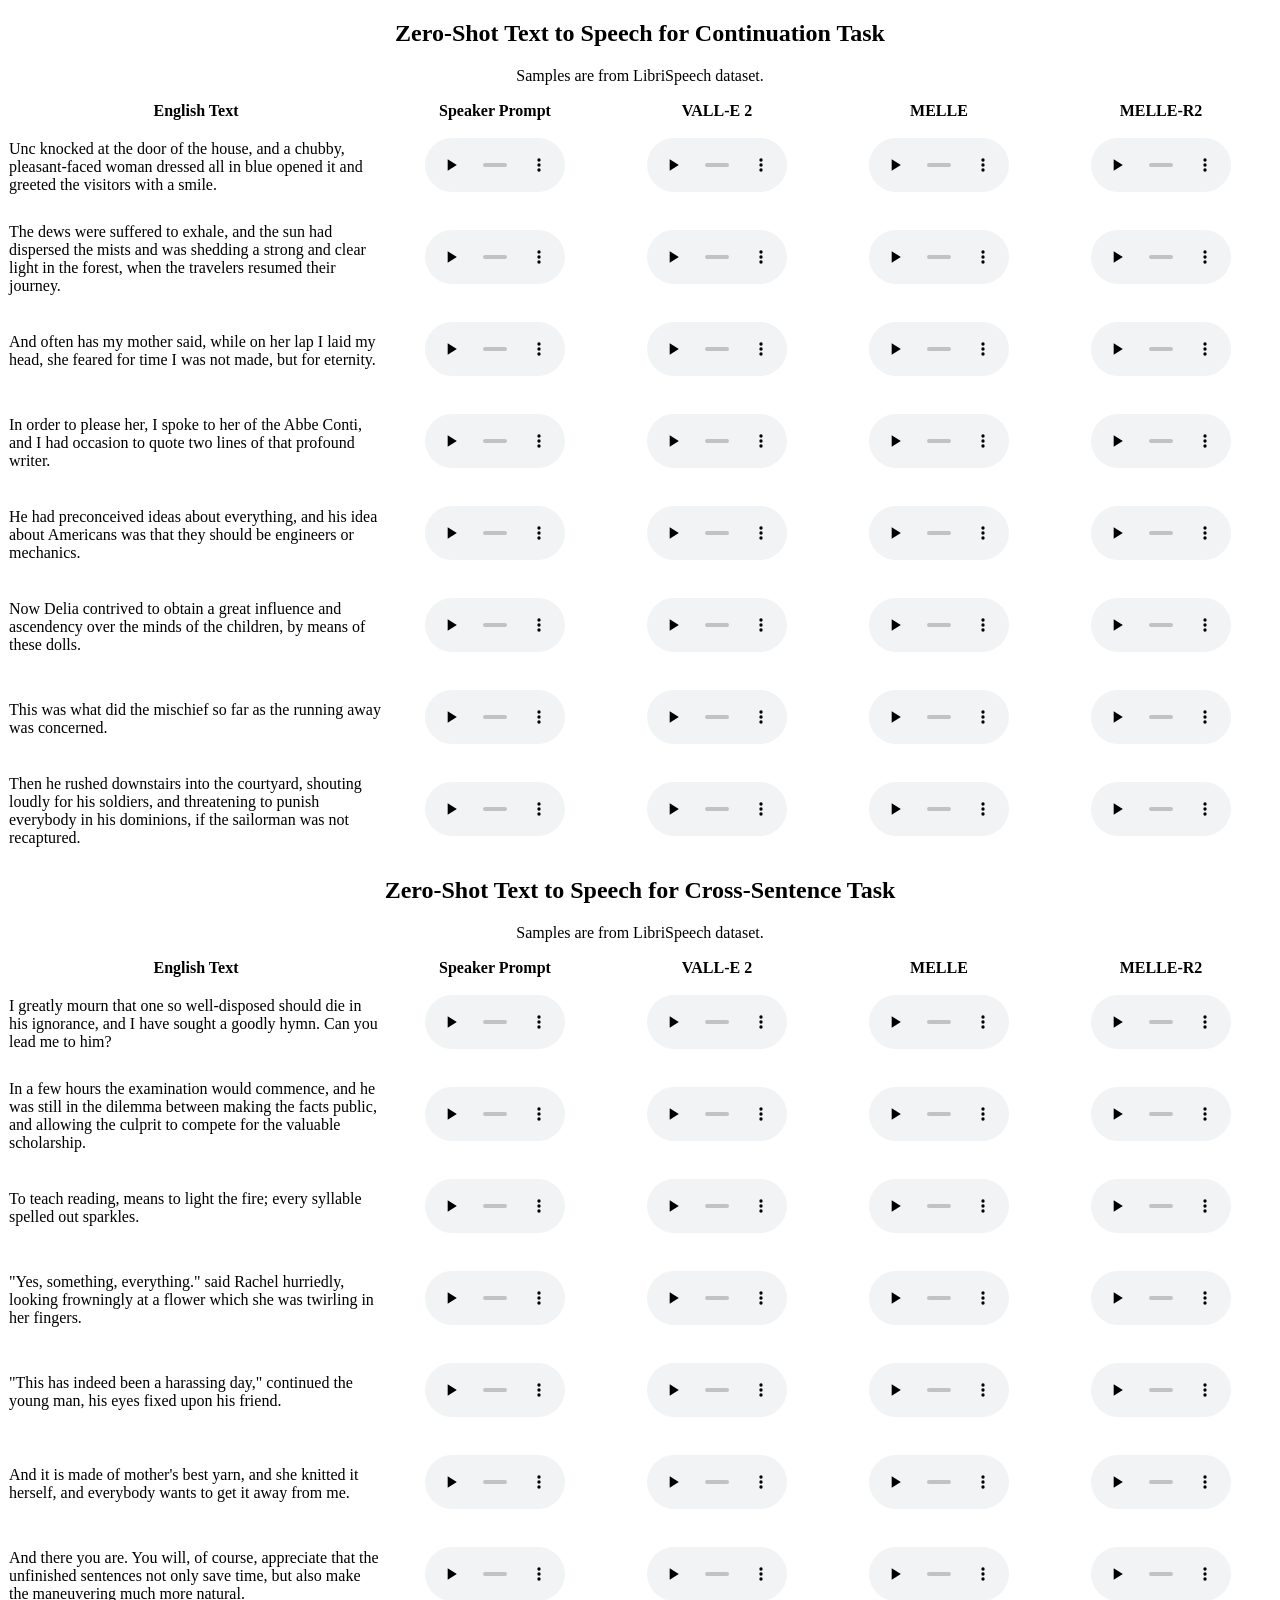
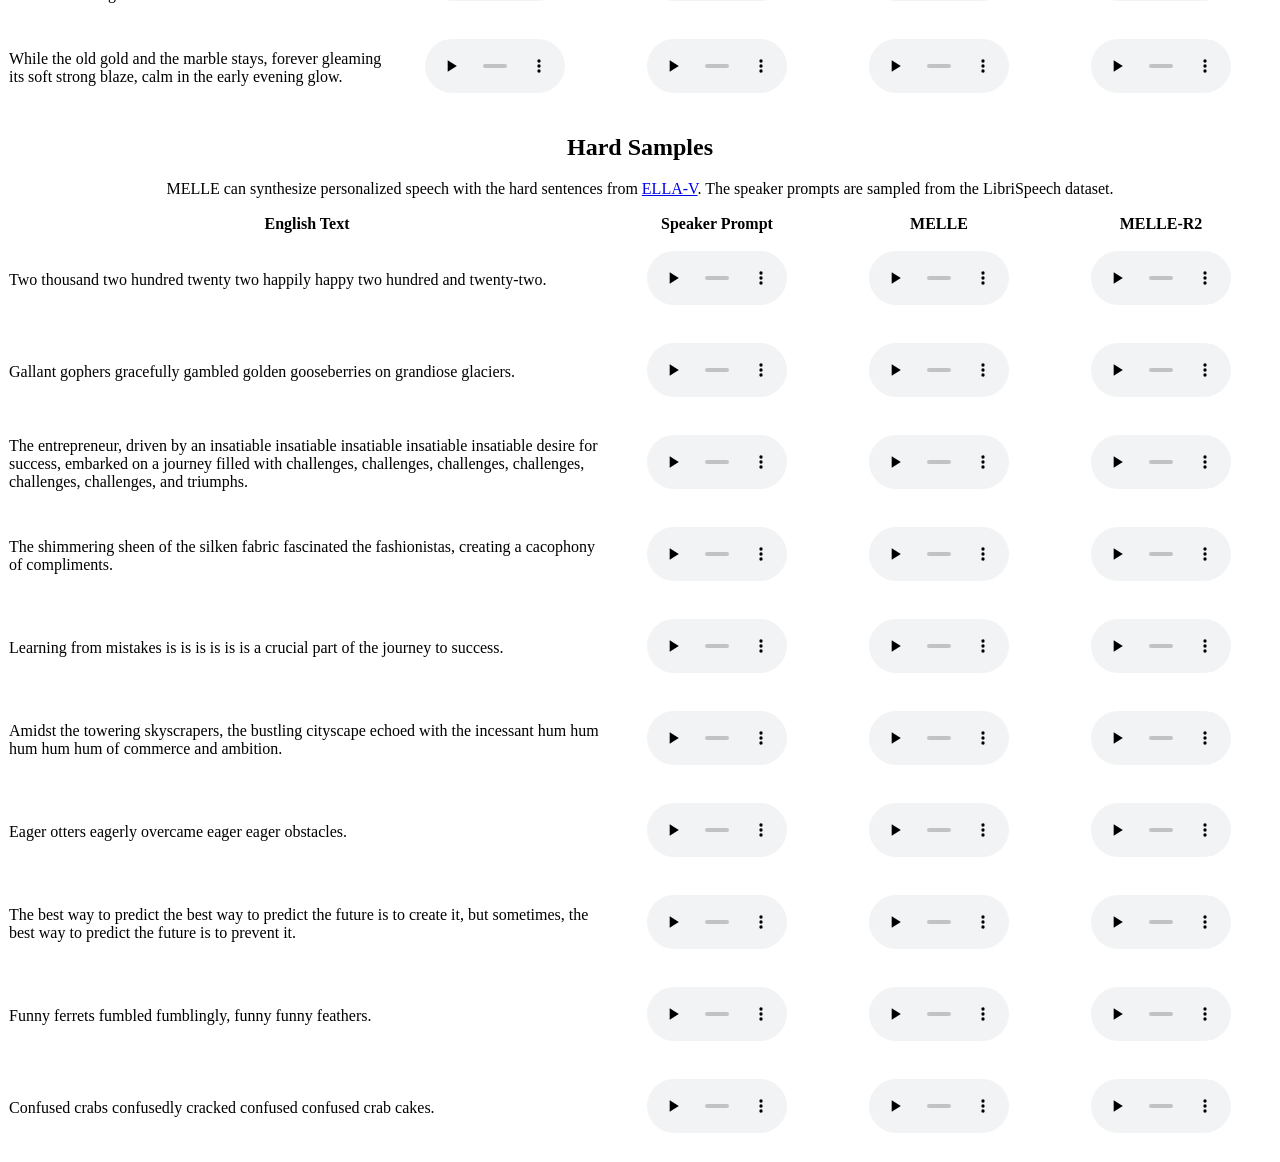
<file: index_for_ms.html>
<!DOCTYPE html>
<html>


<div class="container pt-5 mt-5 shadow p-5 mb-5 bg-white rounded">
	<h2 id="conti_infer" style="text-align: center;">Zero-Shot Text to Speech for Continuation Task</h2>

		<div class="table-responsive pt-3">
			<p style="text-align: center;">
			Samples are from LibriSpeech dataset.
			</p>

			<table class="table table-hover pt-2" style="height: 0px;border-spacing: inherit;border-collapse: collapse">
			<thead>
			<tr>
				<th style="text-align: center">English Text</th>
				<th style="text-align: center">Speaker Prompt</th>
				<th style="text-align: center">VALL-E 2</th>
				<th style="text-align: center">MELLE</th>
				<th style="text-align: center">MELLE-R2</th>
			</tr>
			</thead>
			<tbody>
				<tr><td style="text-align: left;vertical-align:middle;width: 600px">Unc knocked at the door of the house, and a chubby, pleasant-faced woman dressed all in blue opened it and greeted the visitors with a smile.</td>
				<td style="text-align: center"><figure><audio style="width: 140px" src="https://www.microsoft.com/en-us/research/uploads/prodnew/2023/06/continue_prompt_1284-1180-0010.wav" controls="controls" preload="none"></audio></figure></td>
				<td style="text-align: center"><figure><audio style="width: 140px" src="https://www.microsoft.com/en-us/research/uploads/prodnew/2023/06/continue_valle2_1284-1180-0010.wav" controls="controls" preload="none"></audio></figure></td>
				<td style="text-align: center"><figure><audio style="width: 140px" src="https://www.microsoft.com/en-us/research/uploads/prodnew/2023/06/continue_melle_1284-1180-0010.wav" controls="controls" preload="none"></audio></figure></td>
				<td style="text-align: center"><figure><audio style="width: 140px" src="https://www.microsoft.com/en-us/research/uploads/prodnew/2023/06/continue_melle-r2_1284-1180-0010.wav" controls="controls" preload="none"></audio></figure></td>
				</tr>
				<tr><td style="text-align: left;vertical-align:middle;width: 600px">The dews were suffered to exhale, and the sun had dispersed the mists and was shedding a strong and clear light in the forest, when the travelers resumed their journey.</td>
				<td style="text-align: center"><figure><audio style="width: 140px" src="https://www.microsoft.com/en-us/research/uploads/prodnew/2023/06/continue_prompt_1320-122612-0001.wav" controls="controls" preload="none"></audio></figure></td>
				<td style="text-align: center"><figure><audio style="width: 140px" src="https://www.microsoft.com/en-us/research/uploads/prodnew/2023/06/continue_valle2_1320-122612-0001.wav" controls="controls" preload="none"></audio></figure></td>
				<td style="text-align: center"><figure><audio style="width: 140px" src="https://www.microsoft.com/en-us/research/uploads/prodnew/2023/06/continue_melle_1320-122612-0001.wav" controls="controls" preload="none"></audio></figure></td>
				<td style="text-align: center"><figure><audio style="width: 140px" src="https://www.microsoft.com/en-us/research/uploads/prodnew/2023/06/continue_melle-r2_1320-122612-0001.wav" controls="controls" preload="none"></audio></figure></td>
				</tr>			
				<tr><td style="text-align: left;vertical-align:middle;width: 600px">And often has my mother said, while on her lap I laid my head, she feared for time I was not made, but for eternity.</td>
				<td style="text-align: center"><figure><audio style="width: 140px" src="https://www.microsoft.com/en-us/research/uploads/prodnew/2023/06/continue_prompt_3575-170457-0000.wav" controls="controls" preload="none"></audio></figure></td>
				<td style="text-align: center"><figure><audio style="width: 140px" src="https://www.microsoft.com/en-us/research/uploads/prodnew/2023/06/continue_valle2_3575-170457-0000.wav" controls="controls" preload="none"></audio></figure></td>
				<td style="text-align: center"><figure><audio style="width: 140px" src="https://www.microsoft.com/en-us/research/uploads/prodnew/2023/06/continue_melle_3575-170457-0000.wav" controls="controls" preload="none"></audio></figure></td>
				<td style="text-align: center"><figure><audio style="width: 140px" src="https://www.microsoft.com/en-us/research/uploads/prodnew/2023/06/continue_melle-r2_3575-170457-0000.wav" controls="controls" preload="none"></audio></figure></td>
				</tr>	
				<tr><td style="text-align: left;vertical-align:middle;width: 600px">In order to please her, I spoke to her of the Abbe Conti, and I had occasion to quote two lines of that profound writer.</td>
				<td style="text-align: center"><figure><audio style="width: 140px" src="https://www.microsoft.com/en-us/research/uploads/prodnew/2023/06/continue_prompt_3729-6852-0002.wav" controls="controls" preload="none"></audio></figure></td>
				<td style="text-align: center"><figure><audio style="width: 140px" src="https://www.microsoft.com/en-us/research/uploads/prodnew/2023/06/continue_valle2_3729-6852-0002.wav" controls="controls" preload="none"></audio></figure></td>
				<td style="text-align: center"><figure><audio style="width: 140px" src="https://www.microsoft.com/en-us/research/uploads/prodnew/2023/06/continue_melle_3729-6852-0002.wav" controls="controls" preload="none"></audio></figure></td>
				<td style="text-align: center"><figure><audio style="width: 140px" src="https://www.microsoft.com/en-us/research/uploads/prodnew/2023/06/continue_melle-r2_3729-6852-0002.wav" controls="controls" preload="none"></audio></figure></td>
				</tr>
				<tr><td style="text-align: left;vertical-align:middle;width: 600px">He had preconceived ideas about everything, and his idea about Americans was that they should be engineers or mechanics.</td>
				<td style="text-align: center"><figure><audio style="width: 140px" src="https://www.microsoft.com/en-us/research/uploads/prodnew/2023/06/continue_prompt_4446-2271-0001.wav" controls="controls" preload="none"></audio></figure></td>
				<td style="text-align: center"><figure><audio style="width: 140px" src="https://www.microsoft.com/en-us/research/uploads/prodnew/2023/06/continue_valle2_4446-2271-0001.wav" controls="controls" preload="none"></audio></figure></td>
				<td style="text-align: center"><figure><audio style="width: 140px" src="https://www.microsoft.com/en-us/research/uploads/prodnew/2023/06/continue_melle_4446-2271-0001.wav" controls="controls" preload="none"></audio></figure></td>
				<td style="text-align: center"><figure><audio style="width: 140px" src="https://www.microsoft.com/en-us/research/uploads/prodnew/2023/06/continue_melle-r2_4446-2271-0001.wav" controls="controls" preload="none"></audio></figure></td>
				</tr>
				<tr><td style="text-align: left;vertical-align:middle;width: 600px">Now Delia contrived to obtain a great influence and ascendency over the minds of the children, by means of these dolls.</td>
				<td style="text-align: center"><figure><audio style="width: 140px" src="https://www.microsoft.com/en-us/research/uploads/prodnew/2023/06/continue_prompt_7021-79740-0002.wav" controls="controls" preload="none"></audio></figure></td>
				<td style="text-align: center"><figure><audio style="width: 140px" src="https://www.microsoft.com/en-us/research/uploads/prodnew/2023/06/continue_valle2_7021-79740-0002.wav" controls="controls" preload="none"></audio></figure></td>
				<td style="text-align: center"><figure><audio style="width: 140px" src="https://www.microsoft.com/en-us/research/uploads/prodnew/2023/06/continue_melle_7021-79740-0002.wav" controls="controls" preload="none"></audio></figure></td>
				<td style="text-align: center"><figure><audio style="width: 140px" src="https://www.microsoft.com/en-us/research/uploads/prodnew/2023/06/continue_melle-r2_7021-79740-0002.wav" controls="controls" preload="none"></audio></figure></td>
				</tr>
				<tr><td style="text-align: left;vertical-align:middle;width: 600px">This was what did the mischief so far as the running away was concerned.</td>
				<td style="text-align: center"><figure><audio style="width: 140px" src="https://www.microsoft.com/en-us/research/uploads/prodnew/2023/06/continue_prompt_8463-287645-0000.wav" controls="controls" preload="none"></audio></figure></td>
				<td style="text-align: center"><figure><audio style="width: 140px" src="https://www.microsoft.com/en-us/research/uploads/prodnew/2023/06/continue_valle2_8463-287645-0000.wav" controls="controls" preload="none"></audio></figure></td>
				<td style="text-align: center"><figure><audio style="width: 140px" src="https://www.microsoft.com/en-us/research/uploads/prodnew/2023/06/continue_melle_8463-287645-0000.wav" controls="controls" preload="none"></audio></figure></td>
				<td style="text-align: center"><figure><audio style="width: 140px" src="https://www.microsoft.com/en-us/research/uploads/prodnew/2023/06/continue_melle-r2_8463-287645-0000.wav" controls="controls" preload="none"></audio></figure></td>
				</tr>
				<tr><td style="text-align: left;vertical-align:middle;width: 600px">Then he rushed downstairs into the courtyard, shouting loudly for his soldiers, and threatening to punish everybody in his dominions, if the sailorman was not recaptured.</td>
				<td style="text-align: center"><figure><audio style="width: 140px" src="https://www.microsoft.com/en-us/research/uploads/prodnew/2023/06/continue_prompt_8555-284447-0000.wav" controls="controls" preload="none"></audio></figure></td>
				<td style="text-align: center"><figure><audio style="width: 140px" src="https://www.microsoft.com/en-us/research/uploads/prodnew/2023/06/continue_valle2_8555-284447-0000.wav" controls="controls" preload="none"></audio></figure></td>
				<td style="text-align: center"><figure><audio style="width: 140px" src="https://www.microsoft.com/en-us/research/uploads/prodnew/2023/06/continue_melle_8555-284447-0000.wav" controls="controls" preload="none"></audio></figure></td>
				<td style="text-align: center"><figure><audio style="width: 140px" src="https://www.microsoft.com/en-us/research/uploads/prodnew/2023/06/continue_melle-r2_8555-284447-0000.wav" controls="controls" preload="none"></audio></figure></td>
				</tr>
			</tbody>
			</table>
			
		</div>
</div>




<div class="container pt-5 mt-5 shadow p-5 mb-5 bg-white rounded">
	<h2 id="cross_infer" style="text-align: center;">Zero-Shot Text to Speech for Cross-Sentence Task</h2>

		<div class="table-responsive pt-3">
			<p style="text-align: center;">
			Samples are from LibriSpeech dataset. 
			</p>

			<table class="table table-hover pt-2" style="height: 0px;border-spacing: inherit;border-collapse: collapse">
			<thead>
			<tr>
				<th style="text-align: center">English Text</th>
				<th style="text-align: center">Speaker Prompt</th>
				<th style="text-align: center">VALL-E 2</th>
				<th style="text-align: center">MELLE</th>
				<th style="text-align: center">MELLE-R2</th>
			</tr>
			</thead>
			<tbody>
				<tr><td style="text-align: left;vertical-align:middle;width: 600px">I greatly mourn that one so well-disposed should die in his ignorance, and I have sought a goodly hymn. Can you lead me to him?</td>
				<td style="text-align: center"><figure><audio style="width: 140px" src="https://www.microsoft.com/en-us/research/uploads/prodnew/2023/06/cross_prompt_1320-122617-0009.wav" controls="controls" preload="none"></audio></figure></td>
				<td style="text-align: center"><figure><audio style="width: 140px" src="https://www.microsoft.com/en-us/research/uploads/prodnew/2023/06/cross_valle2_1320-122617-0009.wav" controls="controls" preload="none"></audio></figure></td>
				<td style="text-align: center"><figure><audio style="width: 140px" src="https://www.microsoft.com/en-us/research/uploads/prodnew/2023/06/cross_melle_1320-122617-0009.wav" controls="controls" preload="none"></audio></figure></td>
				<td style="text-align: center"><figure><audio style="width: 140px" src="https://www.microsoft.com/en-us/research/uploads/prodnew/2023/06/cross_melle-r2_1320-122617-0009.wav" controls="controls" preload="none"></audio></figure></td>
				</tr>
				<tr><td style="text-align: left;vertical-align:middle;width: 600px">In a few hours the examination would commence, and he was still in the dilemma between making the facts public, and allowing the culprit to compete for the valuable scholarship.</td>
				<td style="text-align: center"><figure><audio style="width: 140px" src="https://www.microsoft.com/en-us/research/uploads/prodnew/2023/06/cross_prompt_1580-141084-0023.wav" controls="controls" preload="none"></audio></figure></td>
				<td style="text-align: center"><figure><audio style="width: 140px" src="https://www.microsoft.com/en-us/research/uploads/prodnew/2023/06/cross_valle2_1580-141084-0023.wav" controls="controls" preload="none"></audio></figure></td>
				<td style="text-align: center"><figure><audio style="width: 140px" src="https://www.microsoft.com/en-us/research/uploads/prodnew/2023/06/cross_melle_1580-141084-0023.wav" controls="controls" preload="none"></audio></figure></td>
				<td style="text-align: center"><figure><audio style="width: 140px" src="https://www.microsoft.com/en-us/research/uploads/prodnew/2023/06/cross_melle-r2_1580-141084-0023.wav" controls="controls" preload="none"></audio></figure></td>
				</tr>			
				<tr><td style="text-align: left;vertical-align:middle;width: 600px">To teach reading, means to light the fire; every syllable spelled out sparkles.</td>
				<td style="text-align: center"><figure><audio style="width: 140px" src="https://www.microsoft.com/en-us/research/uploads/prodnew/2023/06/cross_prompt_4507-16021-0055.wav" controls="controls" preload="none"></audio></figure></td>
				<td style="text-align: center"><figure><audio style="width: 140px" src="https://www.microsoft.com/en-us/research/uploads/prodnew/2023/06/cross_valle2_4507-16021-0055.wav" controls="controls" preload="none"></audio></figure></td>
				<td style="text-align: center"><figure><audio style="width: 140px" src="https://www.microsoft.com/en-us/research/uploads/prodnew/2023/06/cross_melle_4507-16021-0055.wav" controls="controls" preload="none"></audio></figure></td>
				<td style="text-align: center"><figure><audio style="width: 140px" src="https://www.microsoft.com/en-us/research/uploads/prodnew/2023/06/cross_melle-r2_4507-16021-0055.wav" controls="controls" preload="none"></audio></figure></td>
				</tr>	
				<tr><td style="text-align: left;vertical-align:middle;width: 600px">"Yes, something, everything." said Rachel hurriedly, looking frowningly at a flower which she was twirling in her fingers.</td>
				<td style="text-align: center"><figure><audio style="width: 140px" src="https://www.microsoft.com/en-us/research/uploads/prodnew/2023/06/cross_prompt_5683-32879-0014.wav" controls="controls" preload="none"></audio></figure></td>
				<td style="text-align: center"><figure><audio style="width: 140px" src="https://www.microsoft.com/en-us/research/uploads/prodnew/2023/06/cross_valle2_5683-32879-0014.wav" controls="controls" preload="none"></audio></figure></td>
				<td style="text-align: center"><figure><audio style="width: 140px" src="https://www.microsoft.com/en-us/research/uploads/prodnew/2023/06/cross_melle_5683-32879-0014.wav" controls="controls" preload="none"></audio></figure></td>
				<td style="text-align: center"><figure><audio style="width: 140px" src="https://www.microsoft.com/en-us/research/uploads/prodnew/2023/06/cross_melle-r2_5683-32879-0014.wav" controls="controls" preload="none"></audio></figure></td>
				</tr>
				<tr><td style="text-align: left;vertical-align:middle;width: 600px">"This has indeed been a harassing day," continued the young man, his eyes fixed upon his friend.</td>
				<td style="text-align: center"><figure><audio style="width: 140px" src="https://www.microsoft.com/en-us/research/uploads/prodnew/2023/06/cross_prompt_6930-75918-0006.wav" controls="controls" preload="none"></audio></figure></td>
				<td style="text-align: center"><figure><audio style="width: 140px" src="https://www.microsoft.com/en-us/research/uploads/prodnew/2023/06/cross_valle2_6930-75918-0006.wav" controls="controls" preload="none"></audio></figure></td>
				<td style="text-align: center"><figure><audio style="width: 140px" src="https://www.microsoft.com/en-us/research/uploads/prodnew/2023/06/cross_melle_6930-75918-0006.wav" controls="controls" preload="none"></audio></figure></td>
				<td style="text-align: center"><figure><audio style="width: 140px" src="https://www.microsoft.com/en-us/research/uploads/prodnew/2023/06/cross_melle-r2_6930-75918-0006.wav" controls="controls" preload="none"></audio></figure></td>
				</tr>
				<tr><td style="text-align: left;vertical-align:middle;width: 600px">And it is made of mother's best yarn, and she knitted it herself, and everybody wants to get it away from me.</td>
				<td style="text-align: center"><figure><audio style="width: 140px" src="https://www.microsoft.com/en-us/research/uploads/prodnew/2023/06/cross_prompt_7021-85628-0018.wav" controls="controls" preload="none"></audio></figure></td>
				<td style="text-align: center"><figure><audio style="width: 140px" src="https://www.microsoft.com/en-us/research/uploads/prodnew/2023/06/cross_valle2_7021-85628-0018.wav" controls="controls" preload="none"></audio></figure></td>
				<td style="text-align: center"><figure><audio style="width: 140px" src="https://www.microsoft.com/en-us/research/uploads/prodnew/2023/06/cross_melle_7021-85628-0018.wav" controls="controls" preload="none"></audio></figure></td>
				<td style="text-align: center"><figure><audio style="width: 140px" src="https://www.microsoft.com/en-us/research/uploads/prodnew/2023/06/cross_melle-r2_7021-85628-0018.wav" controls="controls" preload="none"></audio></figure></td>
				</tr>
				<tr><td style="text-align: left;vertical-align:middle;width: 600px">And there you are. You will, of course, appreciate that the unfinished sentences not only save time, but also make the maneuvering much more natural.</td>
				<td style="text-align: center"><figure><audio style="width: 140px" src="https://www.microsoft.com/en-us/research/uploads/prodnew/2023/06/cross_prompt_7176-92135-0031.wav" controls="controls" preload="none"></audio></figure></td>
				<td style="text-align: center"><figure><audio style="width: 140px" src="https://www.microsoft.com/en-us/research/uploads/prodnew/2023/06/cross_valle2_7176-92135-0031.wav" controls="controls" preload="none"></audio></figure></td>
				<td style="text-align: center"><figure><audio style="width: 140px" src="https://www.microsoft.com/en-us/research/uploads/prodnew/2023/06/cross_melle_7176-92135-0031.wav" controls="controls" preload="none"></audio></figure></td>
				<td style="text-align: center"><figure><audio style="width: 140px" src="https://www.microsoft.com/en-us/research/uploads/prodnew/2023/06/cross_melle-r2_7176-92135-0031.wav" controls="controls" preload="none"></audio></figure></td>
				</tr>
				<tr><td style="text-align: left;vertical-align:middle;width: 600px">While the old gold and the marble stays, forever gleaming its soft strong blaze, calm in the early evening glow.</td>
				<td style="text-align: center"><figure><audio style="width: 140px" src="https://www.microsoft.com/en-us/research/uploads/prodnew/2023/06/cross_prompt_8555-292519-0005.wav" controls="controls" preload="none"></audio></figure></td>
				<td style="text-align: center"><figure><audio style="width: 140px" src="https://www.microsoft.com/en-us/research/uploads/prodnew/2023/06/cross_valle2_8555-292519-0005.wav" controls="controls" preload="none"></audio></figure></td>
				<td style="text-align: center"><figure><audio style="width: 140px" src="https://www.microsoft.com/en-us/research/uploads/prodnew/2023/06/cross_melle_8555-292519-0005.wav" controls="controls" preload="none"></audio></figure></td>
				<td style="text-align: center"><figure><audio style="width: 140px" src="https://www.microsoft.com/en-us/research/uploads/prodnew/2023/06/cross_melle-r2_8555-292519-0005.wav" controls="controls" preload="none"></audio></figure></td>
				</tr>
			</tbody>
			</table>
			
		</div>
</div>



<div class="container pt-5 mt-5 shadow p-5 mb-5 bg-white rounded">
	<h2 id="hard_samples" style="text-align: center;">Hard Samples</h2>

		<div class="table-responsive pt-3">
			<p style="text-align: center;">
			MELLE can synthesize personalized speech with the hard sentences from <a href="https://ereboas.github.io/ELLAV/" target="_blank">ELLA-V</a>. The speaker prompts are sampled from the LibriSpeech dataset. 
			</p>

			<table class="table table-hover pt-2" style="height: 0px;border-spacing: inherit;border-collapse: collapse">
			<thead>
			<tr>
				<th style="text-align: center">English Text</th>
				<th style="text-align: center">Speaker Prompt</th>
				<th style="text-align: center">MELLE</th>
				<th style="text-align: center">MELLE-R2</th>
			</tr>
			</thead>
			<tbody>
				<tr><td style="text-align: left;vertical-align:middle;width: 600px">Two thousand two hundred twenty two happily happy two hundred and twenty-two.</td>
				<td style="text-align: center"><figure><audio style="width: 140px" src="https://www.microsoft.com/en-us/research/uploads/prodnew/2023/06/hard_prompt_61-70970-0040.wav" controls="controls" preload="none"></audio></figure></td>
				<td style="text-align: center"><figure><audio style="width: 140px" src="https://www.microsoft.com/en-us/research/uploads/prodnew/2023/06/hard_melle_61-70970-0040.wav" controls="controls" preload="none"></audio></figure></td>
				<td style="text-align: center"><figure><audio style="width: 140px" src="https://www.microsoft.com/en-us/research/uploads/prodnew/2023/06/hard_melle-r2_61-70970-0040.wav" controls="controls" preload="none"></audio></figure></td>
				</tr>
				<tr><td style="text-align: left;vertical-align:middle;width: 600px">Gallant gophers gracefully gambled golden gooseberries on grandiose glaciers.</td>
				<td style="text-align: center"><figure><audio style="width: 140px" src="https://www.microsoft.com/en-us/research/uploads/prodnew/2023/06/hard_prompt_121-121726-0004.wav" controls="controls" preload="none"></audio></figure></td>
				<td style="text-align: center"><figure><audio style="width: 140px" src="https://www.microsoft.com/en-us/research/uploads/prodnew/2023/06/hard_melle_121-121726-0004.wav" controls="controls" preload="none"></audio></figure></td>
				<td style="text-align: center"><figure><audio style="width: 140px" src="https://www.microsoft.com/en-us/research/uploads/prodnew/2023/06/hard_melle-r2_121-121726-0004.wav" controls="controls" preload="none"></audio></figure></td>
				</tr>			
				<tr><td style="text-align: left;vertical-align:middle;width: 600px">The entrepreneur, driven by an insatiable insatiable insatiable insatiable insatiable desire for success, embarked on a journey filled with challenges, challenges, challenges, challenges, challenges, challenges, and triumphs.</td>
				<td style="text-align: center"><figure><audio style="width: 140px" src="https://www.microsoft.com/en-us/research/uploads/prodnew/2023/06/hard_prompt_908-157963-0018.wav" controls="controls" preload="none"></audio></figure></td>
				<td style="text-align: center"><figure><audio style="width: 140px" src="https://www.microsoft.com/en-us/research/uploads/prodnew/2023/06/hard_melle_908-157963-0018.wav" controls="controls" preload="none"></audio></figure></td>
				<td style="text-align: center"><figure><audio style="width: 140px" src="https://www.microsoft.com/en-us/research/uploads/prodnew/2023/06/hard_melle-r2_908-157963-0018.wav" controls="controls" preload="none"></audio></figure></td>
				</tr>	
				<tr><td style="text-align: left;vertical-align:middle;width: 600px">The shimmering sheen of the silken fabric fascinated the fashionistas, creating a cacophony of compliments.</td>
				<td style="text-align: center"><figure><audio style="width: 140px" src="https://www.microsoft.com/en-us/research/uploads/prodnew/2023/06/hard_prompt_1284-1180-0011.wav" controls="controls" preload="none"></audio></figure></td>
				<td style="text-align: center"><figure><audio style="width: 140px" src="https://www.microsoft.com/en-us/research/uploads/prodnew/2023/06/hard_melle_1284-1180-0011.wav" controls="controls" preload="none"></audio></figure></td>
				<td style="text-align: center"><figure><audio style="width: 140px" src="https://www.microsoft.com/en-us/research/uploads/prodnew/2023/06/hard_melle-r2_1284-1180-0011.wav" controls="controls" preload="none"></audio></figure></td>
				</tr>
				<tr><td style="text-align: left;vertical-align:middle;width: 600px">Learning from mistakes is is is is is is a crucial part of the journey to success.</td>
				<td style="text-align: center"><figure><audio style="width: 140px" src="https://www.microsoft.com/en-us/research/uploads/prodnew/2023/06/hard_prompt_1580-141083-0008.wav" controls="controls" preload="none"></audio></figure></td>
				<td style="text-align: center"><figure><audio style="width: 140px" src="https://www.microsoft.com/en-us/research/uploads/prodnew/2023/06/hard_melle_1580-141083-0008.wav" controls="controls" preload="none"></audio></figure></td>
				<td style="text-align: center"><figure><audio style="width: 140px" src="https://www.microsoft.com/en-us/research/uploads/prodnew/2023/06/hard_melle-r2_1580-141083-0008.wav" controls="controls" preload="none"></audio></figure></td>
				</tr>
				<tr><td style="text-align: left;vertical-align:middle;width: 600px">Amidst the towering skyscrapers, the bustling cityscape echoed with the incessant hum hum hum hum hum of commerce and ambition.</td>
				<td style="text-align: center"><figure><audio style="width: 140px" src="https://www.microsoft.com/en-us/research/uploads/prodnew/2023/06/hard_prompt_3575-170457-0021.wav" controls="controls" preload="none"></audio></figure></td>
				<td style="text-align: center"><figure><audio style="width: 140px" src="https://www.microsoft.com/en-us/research/uploads/prodnew/2023/06/hard_melle_3575-170457-0021.wav" controls="controls" preload="none"></audio></figure></td>
				<td style="text-align: center"><figure><audio style="width: 140px" src="https://www.microsoft.com/en-us/research/uploads/prodnew/2023/06/hard_melle-r2_3575-170457-0021.wav" controls="controls" preload="none"></audio></figure></td>
				</tr>
				<tr><td style="text-align: left;vertical-align:middle;width: 600px">Eager otters eagerly overcame eager eager obstacles.</td>
				<td style="text-align: center"><figure><audio style="width: 140px" src="https://www.microsoft.com/en-us/research/uploads/prodnew/2023/06/hard_prompt_4446-2275-0008.wav" controls="controls" preload="none"></audio></figure></td>
				<td style="text-align: center"><figure><audio style="width: 140px" src="https://www.microsoft.com/en-us/research/uploads/prodnew/2023/06/hard_melle_4446-2275-0008.wav" controls="controls" preload="none"></audio></figure></td>
				<td style="text-align: center"><figure><audio style="width: 140px" src="https://www.microsoft.com/en-us/research/uploads/prodnew/2023/06/hard_melle-r2_4446-2275-0008.wav" controls="controls" preload="none"></audio></figure></td>
				</tr>
				<tr><td style="text-align: left;vertical-align:middle;width: 600px">The best way to predict the best way to predict the future is to create it, but sometimes, the best way to predict the future is to prevent it.</td>
				<td style="text-align: center"><figure><audio style="width: 140px" src="https://www.microsoft.com/en-us/research/uploads/prodnew/2023/06/hard_prompt_4507-16021-0054.wav" controls="controls" preload="none"></audio></figure></td>
				<td style="text-align: center"><figure><audio style="width: 140px" src="https://www.microsoft.com/en-us/research/uploads/prodnew/2023/06/hard_melle_4507-16021-0054.wav" controls="controls" preload="none"></audio></figure></td>
				<td style="text-align: center"><figure><audio style="width: 140px" src="https://www.microsoft.com/en-us/research/uploads/prodnew/2023/06/hard_melle-r2_4507-16021-0054.wav" controls="controls" preload="none"></audio></figure></td>
				</tr>
				<tr><td style="text-align: left;vertical-align:middle;width: 600px">Funny ferrets fumbled fumblingly, funny funny feathers.</td>
				<td style="text-align: center"><figure><audio style="width: 140px" src="https://www.microsoft.com/en-us/research/uploads/prodnew/2023/06/hard_prompt_5683-32866-0007.wav" controls="controls" preload="none"></audio></figure></td>
				<td style="text-align: center"><figure><audio style="width: 140px" src="https://www.microsoft.com/en-us/research/uploads/prodnew/2023/06/hard_melle_5683-32866-0007.wav" controls="controls" preload="none"></audio></figure></td>
				<td style="text-align: center"><figure><audio style="width: 140px" src="https://www.microsoft.com/en-us/research/uploads/prodnew/2023/06/hard_melle-r2_5683-32866-0007.wav" controls="controls" preload="none"></audio></figure></td>
				</tr>
				<tr><td style="text-align: left;vertical-align:middle;width: 600px">Confused crabs confusedly cracked confused confused crab cakes.</td>
				<td style="text-align: center"><figure><audio style="width: 140px" src="https://www.microsoft.com/en-us/research/uploads/prodnew/2023/06/hard_prompt_6829-68769-0022.wav" controls="controls" preload="none"></audio></figure></td>
				<td style="text-align: center"><figure><audio style="width: 140px" src="https://www.microsoft.com/en-us/research/uploads/prodnew/2023/06/hard_melle_6829-68769-0022.wav" controls="controls" preload="none"></audio></figure></td>
				<td style="text-align: center"><figure><audio style="width: 140px" src="https://www.microsoft.com/en-us/research/uploads/prodnew/2023/06/hard_melle-r2_6829-68769-0022.wav" controls="controls" preload="none"></audio></figure></td>
				</tr>
			</tbody>
			</table>
			
		</div>
</div>

</html>
</file>
<file: css/custom.css>
body {
  font-family: "Roboto", "HelveticaNeue", "Helvetica Neue", Helvetica, Arial, sans-serif;
  background-color: #FCFCFC;
  -webkit-font-smoothing: antialiased;
  font-size: 1.8em;
  line-height: 1.5;
  font-weight: 300;
  width: 100%
}

h1, h2, h3, h4, h5, h6 {
    color: #263c4c;
}
h2, h3, h4, h5, h6 {
    margin-top: 5rem;
    margin-bottom: 3rem;
    font-weight: bold;
    padding-bottom: 10px;
}

h1 { font-size: 3.0rem; }
h2 {
    margin-top: 6rem;
    font-size: 2.6rem;
}
h3 { font-size: 2.1rem; }
h4,
h5,
h6 { font-size: 1.9rem; }

h2.entry-title {
    font-size: 2.1rem;
    margin-top: 0;
    font-weight: 400;
    border-bottom: none;
}

li {
    margin-bottom: 0.5rem;
    margin-left: 0.7em;
}

img {
  max-width: 100%;
  height: auto;
  vertical-align: middle;
  border: 0;
  margin: 1em 0;
}

header,
footer {
  margin: 4rem 0;
  text-align: center;
}

main {
  margin: 4rem 0;
}

.container {
  width: 90%;
  /* max-width: 700px; */
}

.header-logo img {
  border-radius: 50%;
  border: 2px solid #E1E1E1;
}

.header-logo img:hover {
  border-color: #F1F1F1;
}

.site-title {
  margin-top: 2rem;
}

.entry-title {
  margin-bottom: 0;
}

.entry-title a {
  text-decoration: none;
}

.entry-meta {
  display: inline-block;
  margin-bottom: 2rem;
  font-size: 1.6rem;
  color: #888;
}

.footer-link {
  margin: 2rem 0;
}

.hr {
  height: 1px;
  margin: 2rem 0;
  background: #E1E1E1;
  background: -webkit-gradient(linear, left top, right top, from(white), color-stop(#E1E1E1), to(white));
  background: -webkit-linear-gradient(left, white, #E1E1E1, white);
  background: linear-gradient(to right, white, #E1E1E1, white);
}

article .social {
  height: 40px;
  padding: 10px 0;
}

address {
    margin: 0;
    font-size:0.9em;
    max-height: 60px;
    font-weight: 300;
    font-style: normal;
    display: block;
}

address a {
    text-decoration: none;
}

.avatar-bottom img {
    border-radius: 50%;
    border: 1px solid #E1E1E1;
    float: left;
    max-width: 100%;
    vertical-align: middle;
    width: 32px;
    height: 32px;
    margin: 0 20px 0 0;
    margin-top: -7px;
}

.avatar-bottom img:hover {
  border-color: #F1F1F1;
}

.copyright {
    font-size:0.9em;
    font-weight: 300;
}

.github {
    float: right;
}

blockquote {
    position: relative;
    padding: 10px 10px 10px 32px;
    box-sizing: border-box;
    font-style: italic;
    color: #464646;
    background: #e0e0e0;
}

blockquote:before{
    display: inline-block;
    position: absolute;
    top: 0;
    left: 0;
    vertical-align: middle;
    content: "\f10d";
    font-family: FontAwesome;
    color: #e0e0e0;
    font-size: 22px;
    line-height: 1;
    z-index: 2;
}

blockquote:after{
    position: absolute;
    content: '';
    left: 0;
    top: 0;
    border-width: 0 0 40px 40px;
    border-style: solid;
    border-color: transparent #ffffff;
}

blockquote p {
    position: relative;
    padding: 0;
    margin: 10px 0;
    z-index: 3;
    line-height: 1.7;
}

blockquote cite {
    display: block;
    text-align: right;
    color: #888888;
    font-size: 0.9em;
}
</file>
